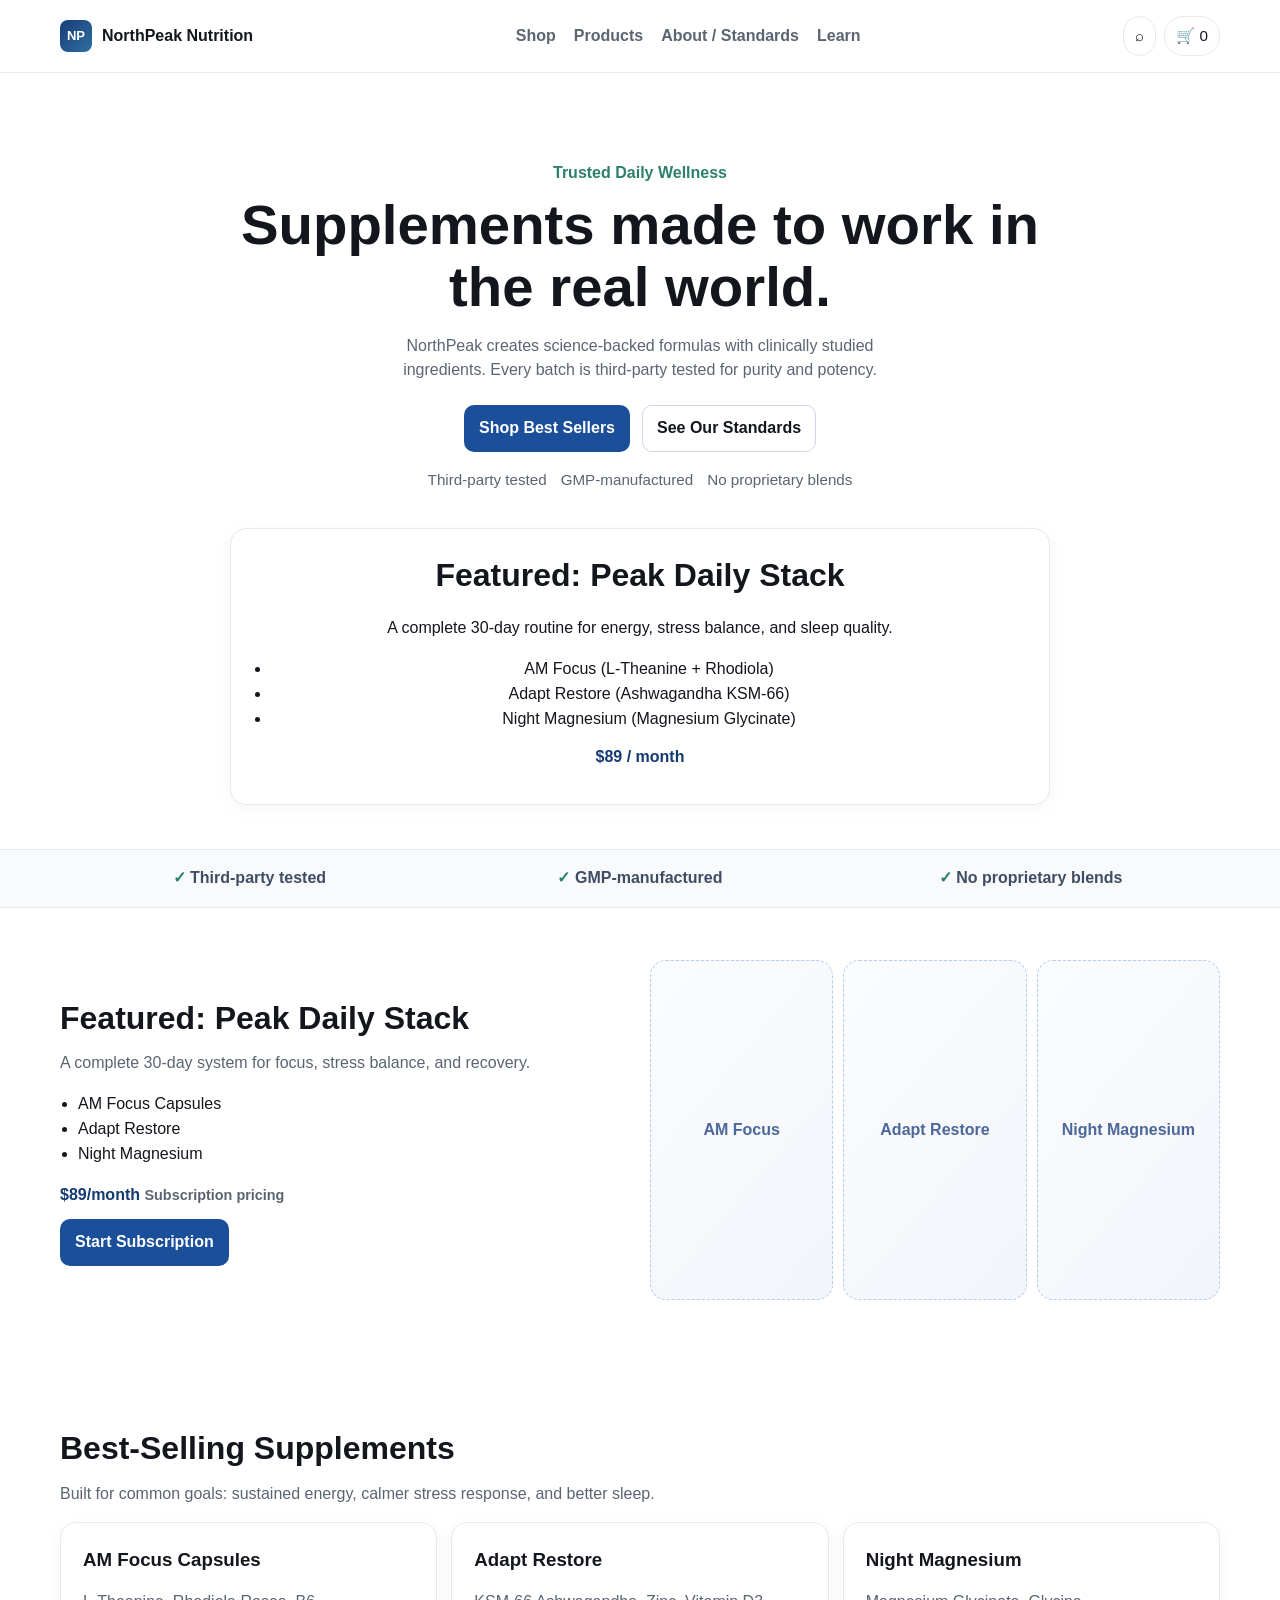
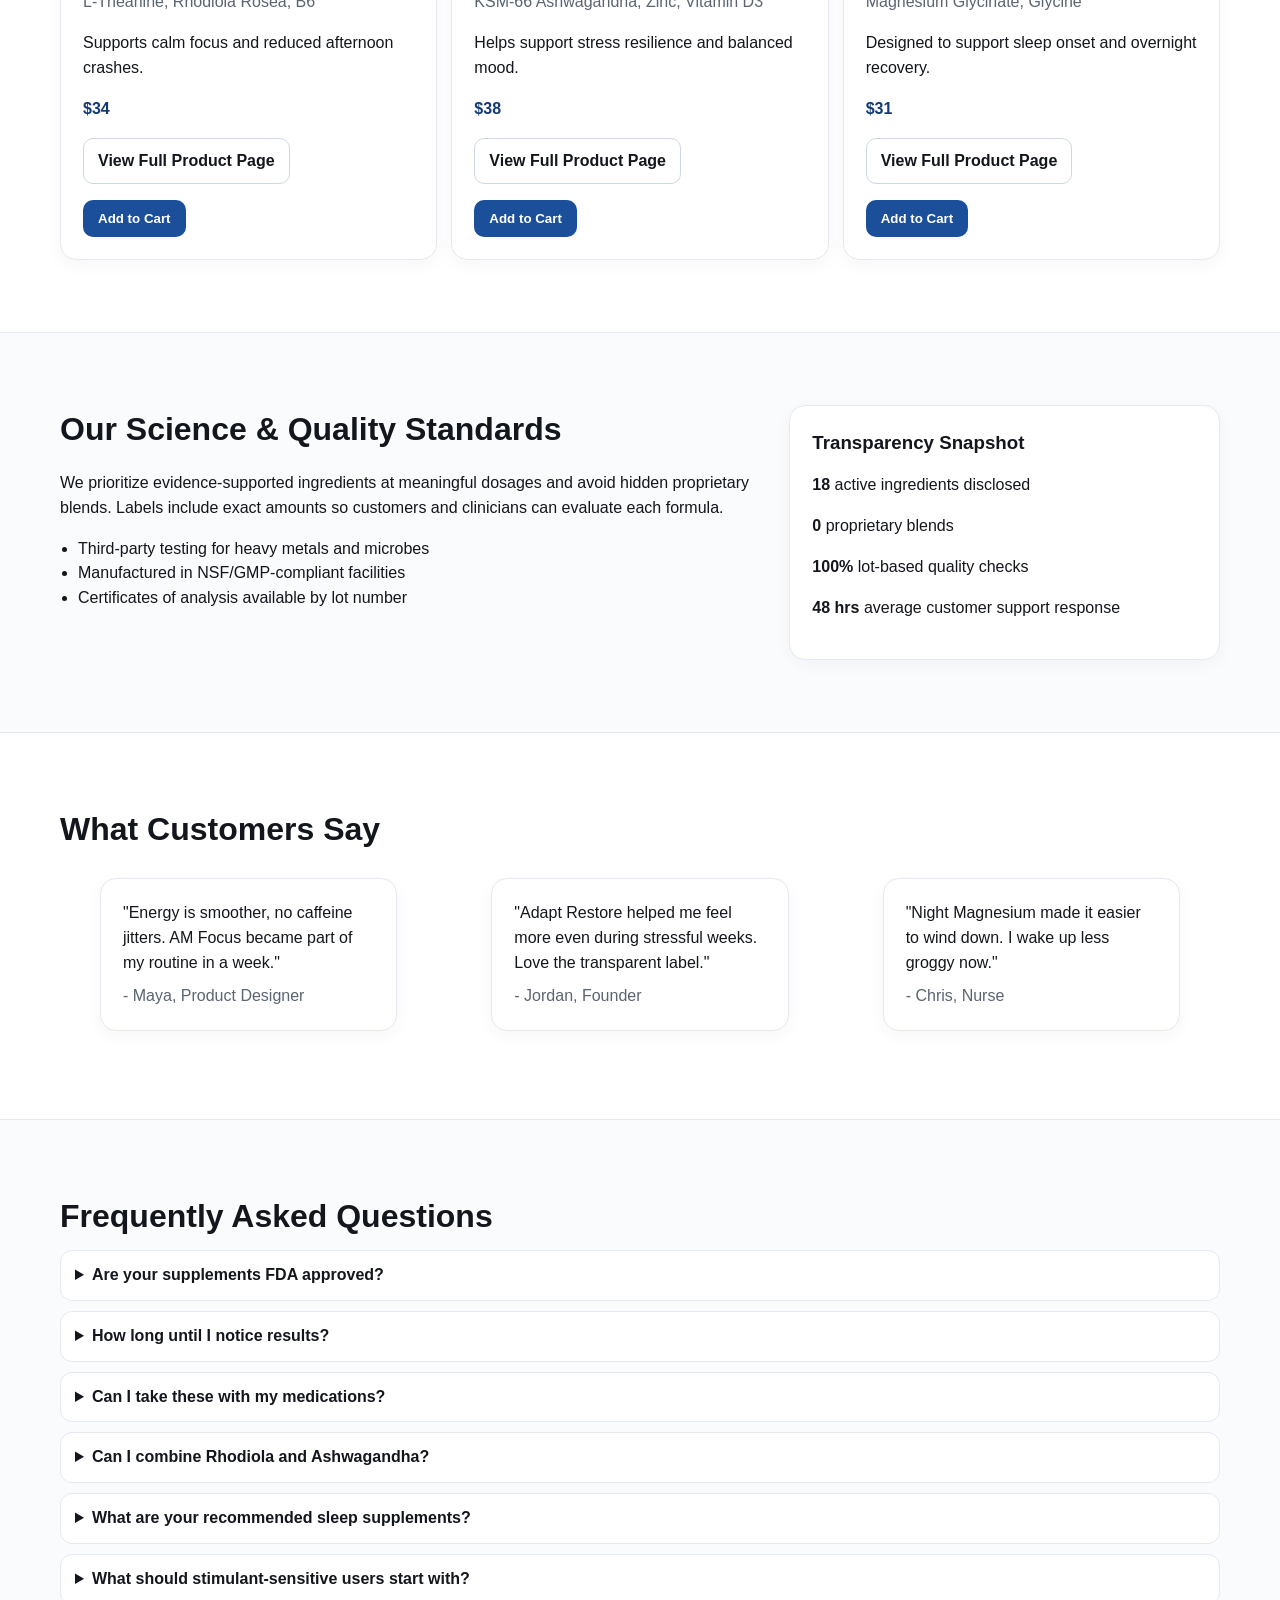
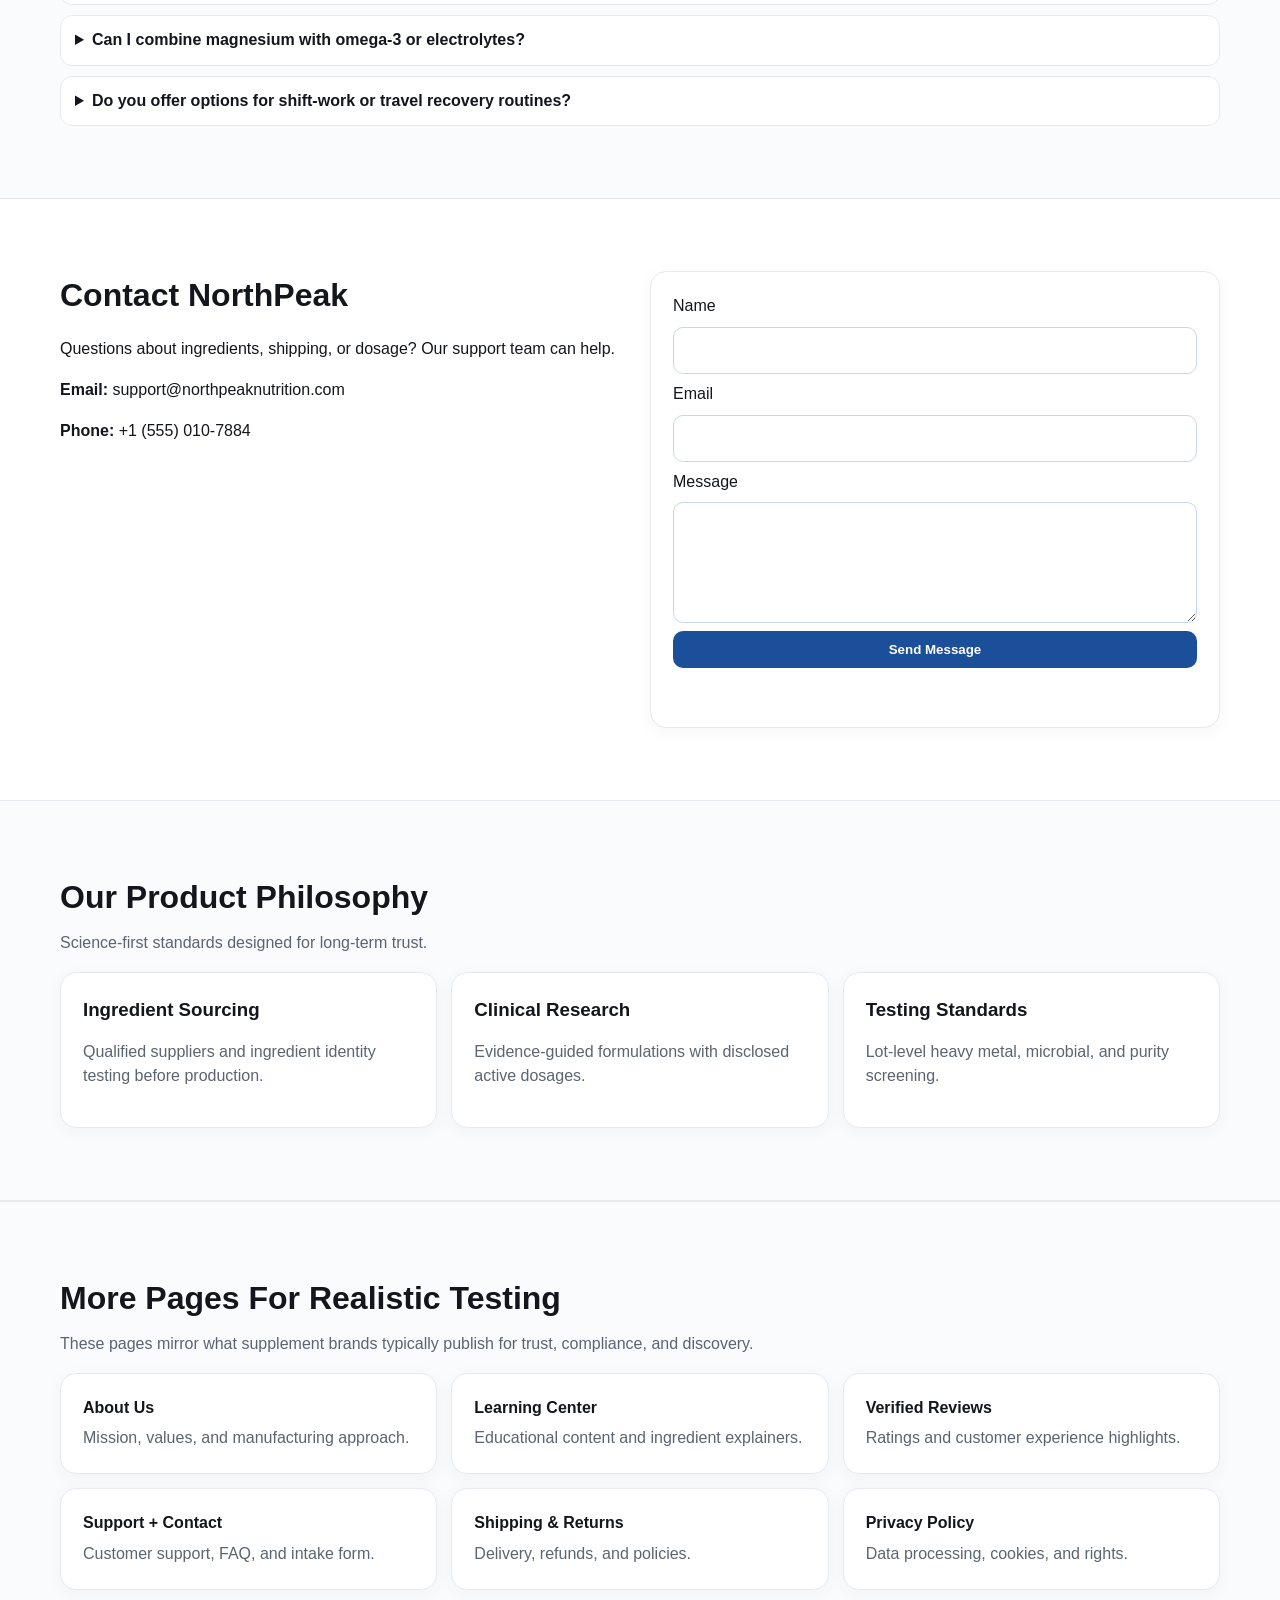
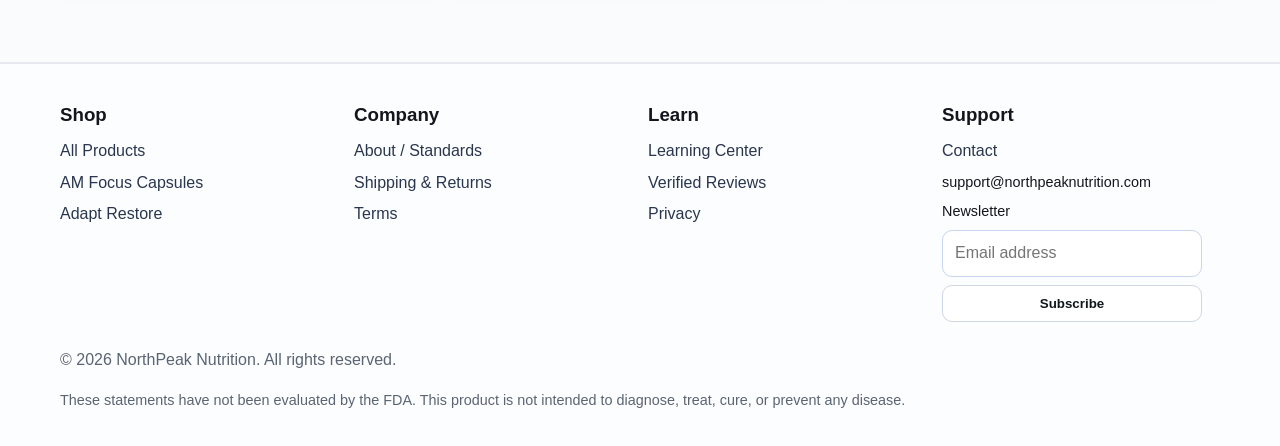
<file: index.html>
<!doctype html>
<html lang="en">
<head>
  <meta charset="UTF-8">
  <meta name="viewport" content="width=device-width, initial-scale=1.0">
  <title>NorthPeak Nutrition | Science-Backed Supplements</title>
  <meta name="description" content="NorthPeak Nutrition makes clean, science-backed supplements for energy, sleep, and daily wellness. Third-party tested and transparent ingredients.">
  <meta name="keywords" content="supplements, wellness, energy support, sleep support, magnesium, adaptogens">
  <meta property="og:title" content="NorthPeak Nutrition | Science-Backed Supplements">
  <meta property="og:description" content="Clean formulas, transparent labels, and third-party testing.">
  <meta property="og:type" content="website">
  <meta property="og:url" content="https://www.northpeaknutrition.com/">
  <meta name="twitter:card" content="summary_large_image">
  <link rel="canonical" href="https://www.northpeaknutrition.com/">
  <link rel="stylesheet" href="./styles.css">
  <script type="application/ld+json">
  {
    "@context": "https://schema.org",
    "@type": "Organization",
    "name": "NorthPeak Nutrition",
    "url": "https://www.northpeaknutrition.com/",
    "logo": "https://www.northpeaknutrition.com/logo.png",
    "sameAs": [
      "https://www.instagram.com/northpeaknutrition",
      "https://www.linkedin.com/company/northpeaknutrition"
    ],
    "contactPoint": {
      "@type": "ContactPoint",
      "contactType": "customer support",
      "email": "support@northpeaknutrition.com"
    }
  }
  </script>
  <script type="application/ld+json">
  {
    "@context": "https://schema.org",
    "@type": "WebSite",
    "name": "NorthPeak Nutrition",
    "url": "https://www.northpeaknutrition.com/",
    "potentialAction": {
      "@type": "SearchAction",
      "target": "https://www.northpeaknutrition.com/?q={search_term_string}",
      "query-input": "required name=search_term_string"
    }
  }
  </script>
</head>
<body>
  <header class="site-header">
    <div class="container header-inner">
      <a class="brand" href="#top">
        <span class="brand-mark">NP</span>
        <span>NorthPeak Nutrition</span>
      </a>
      <nav class="nav">
        <a href="./shop.html">Shop</a>
        <a href="#products">Products</a>
        <a href="./about.html">About / Standards</a>
        <a href="./learn.html">Learn</a>
      </nav>
      <div class="header-actions">
        <a class="icon-btn" href="./shop.html" aria-label="Search">⌕</a>
        <a class="icon-btn" href="./cart.html" aria-label="Cart">🛒 <span class="cart-count">0</span></a>
      </div>
    </div>
  </header>

  <main id="top">
    <section class="hero">
      <div class="container hero-grid hero-centered">
        <div>
          <p class="eyebrow">Trusted Daily Wellness</p>
          <h1>Supplements made to work in the real world.</h1>
          <p class="lead">
            NorthPeak creates science-backed formulas with clinically studied ingredients.
            Every batch is third-party tested for purity and potency.
          </p>
          <div class="hero-cta">
            <a class="btn btn-primary" href="#products">Shop Best Sellers</a>
            <a class="btn btn-outline" href="#science">See Our Standards</a>
          </div>
          <ul class="trust-list">
            <li>Third-party tested</li>
            <li>GMP-manufactured</li>
            <li>No proprietary blends</li>
          </ul>
        </div>
        <article class="hero-card" aria-label="Supplement spotlight">
          <h2>Featured: Peak Daily Stack</h2>
          <p>A complete 30-day routine for energy, stress balance, and sleep quality.</p>
          <ul>
            <li>AM Focus (L-Theanine + Rhodiola)</li>
            <li>Adapt Restore (Ashwagandha KSM-66)</li>
            <li>Night Magnesium (Magnesium Glycinate)</li>
          </ul>
          <p class="price">$89 / month</p>
        </article>
      </div>
    </section>

    <section class="trust-strip section-alt-tight">
      <div class="container trust-row">
        <p><span>✓</span> Third-party tested</p>
        <p><span>✓</span> GMP-manufactured</p>
        <p><span>✓</span> No proprietary blends</p>
      </div>
    </section>

    <section class="section featured-section">
      <div class="container feature-grid">
        <div>
          <h2>Featured: Peak Daily Stack</h2>
          <p class="section-lead">A complete 30-day system for focus, stress balance, and recovery.</p>
          <ul class="check-list">
            <li>AM Focus Capsules</li>
            <li>Adapt Restore</li>
            <li>Night Magnesium</li>
          </ul>
          <p class="price">$89/month <span class="muted small">Subscription pricing</span></p>
          <a class="btn btn-primary" href="./shop.html">Start Subscription</a>
        </div>
        <div class="feature-images">
          <div class="product-media">AM Focus</div>
          <div class="product-media">Adapt Restore</div>
          <div class="product-media">Night Magnesium</div>
        </div>
      </div>
    </section>

    <section id="products" class="section">
      <div class="container">
        <h2>Best-Selling Supplements</h2>
        <p class="section-lead">Built for common goals: sustained energy, calmer stress response, and better sleep.</p>
        <div class="product-grid">
          <article class="card">
            <h3>AM Focus Capsules</h3>
            <p class="muted">L-Theanine, Rhodiola Rosea, B6</p>
            <p>Supports calm focus and reduced afternoon crashes.</p>
            <p class="price">$34</p>
            <p><a class="btn btn-outline" href="./products/am-focus-capsules.html">View Full Product Page</a></p>
            <button class="btn btn-primary" data-product="AM Focus Capsules" data-price="34">Add to Cart</button>
          </article>
          <article class="card">
            <h3>Adapt Restore</h3>
            <p class="muted">KSM-66 Ashwagandha, Zinc, Vitamin D3</p>
            <p>Helps support stress resilience and balanced mood.</p>
            <p class="price">$38</p>
            <p><a class="btn btn-outline" href="./products/adapt-restore.html">View Full Product Page</a></p>
            <button class="btn btn-primary" data-product="Adapt Restore" data-price="38">Add to Cart</button>
          </article>
          <article class="card">
            <h3>Night Magnesium</h3>
            <p class="muted">Magnesium Glycinate, Glycine</p>
            <p>Designed to support sleep onset and overnight recovery.</p>
            <p class="price">$31</p>
            <p><a class="btn btn-outline" href="./products/night-magnesium.html">View Full Product Page</a></p>
            <button class="btn btn-primary" data-product="Night Magnesium" data-price="31">Add to Cart</button>
          </article>
        </div>
      </div>
    </section>

    <section id="science" class="section section-alt">
      <div class="container two-col">
        <div>
          <h2>Our Science & Quality Standards</h2>
          <p>
            We prioritize evidence-supported ingredients at meaningful dosages and avoid hidden proprietary blends.
            Labels include exact amounts so customers and clinicians can evaluate each formula.
          </p>
          <ul class="check-list">
            <li>Third-party testing for heavy metals and microbes</li>
            <li>Manufactured in NSF/GMP-compliant facilities</li>
            <li>Certificates of analysis available by lot number</li>
          </ul>
        </div>
        <aside class="metric-card">
          <h3>Transparency Snapshot</h3>
          <p><strong>18</strong> active ingredients disclosed</p>
          <p><strong>0</strong> proprietary blends</p>
          <p><strong>100%</strong> lot-based quality checks</p>
          <p><strong>48 hrs</strong> average customer support response</p>
        </aside>
      </div>
    </section>

    <section id="reviews" class="section">
      <div class="container">
        <h2>What Customers Say</h2>
        <div class="review-grid">
          <blockquote class="card quote">
            "Energy is smoother, no caffeine jitters. AM Focus became part of my routine in a week."
            <cite>- Maya, Product Designer</cite>
          </blockquote>
          <blockquote class="card quote">
            "Adapt Restore helped me feel more even during stressful weeks. Love the transparent label."
            <cite>- Jordan, Founder</cite>
          </blockquote>
          <blockquote class="card quote">
            "Night Magnesium made it easier to wind down. I wake up less groggy now."
            <cite>- Chris, Nurse</cite>
          </blockquote>
        </div>
      </div>
    </section>

    <section id="faq" class="section section-alt">
      <div class="container">
        <h2>Frequently Asked Questions</h2>
        <div class="faq-list">
          <details>
            <summary>Are your supplements FDA approved?</summary>
            <p>Dietary supplements are not FDA-approved drugs. NorthPeak follows cGMP standards and uses third-party testing for quality and safety.</p>
          </details>
          <details>
            <summary>How long until I notice results?</summary>
            <p>Many customers report initial effects within 1-2 weeks, with more consistent outcomes in 4-8 weeks depending on routine and lifestyle factors.</p>
          </details>
          <details>
            <summary>Can I take these with my medications?</summary>
            <p>Consult your healthcare provider before starting any supplement, especially if you are pregnant, nursing, or taking prescription medications.</p>
          </details>
          <details>
            <summary>Can I combine Rhodiola and Ashwagandha?</summary>
            <p>For most healthy adults, combining Rhodiola and Ashwagandha is generally well tolerated when used at appropriate doses. Rhodiola is commonly used earlier in the day, while Ashwagandha is often used later for calming support. Start low, assess tolerance, and consult your healthcare provider if you take medications or have thyroid, adrenal, or blood pressure concerns.</p>
          </details>
          <details>
            <summary>What are your recommended sleep supplements?</summary>
            <p>NorthPeak's sleep support options focus on nighttime-friendly ingredients, especially Magnesium Glycinate and other calming compounds used in Night Magnesium. Review Supplement Facts and safety guidance before use, and consult a healthcare professional for personalized recommendations.</p>
          </details>
          <details>
            <summary>What should stimulant-sensitive users start with?</summary>
            <p>Many stimulant-sensitive users begin with non-stimulant formulas such as Magnesium-based evening support or lower-intensity daytime routines that emphasize L-Theanine and adaptogen balance. Introduce one product at a time and evaluate response before stacking.</p>
          </details>
          <details>
            <summary>Can I combine magnesium with omega-3 or electrolytes?</summary>
            <p>In general wellness routines, magnesium is often combined with omega-3 or electrolyte support. Start with standard serving sizes, monitor tolerance, and check with your healthcare provider if you use medications or have underlying conditions.</p>
          </details>
          <details>
            <summary>Do you offer options for shift-work or travel recovery routines?</summary>
            <p>Yes. We provide educational guidance for practical routines that separate daytime focus support from evening recovery support, including hydration and sleep-support strategies for irregular schedules.</p>
          </details>
        </div>
      </div>
    </section>

    <section id="contact" class="section">
      <div class="container contact-grid">
        <div>
          <h2>Contact NorthPeak</h2>
          <p>Questions about ingredients, shipping, or dosage? Our support team can help.</p>
          <p><strong>Email:</strong> support@northpeaknutrition.com</p>
          <p><strong>Phone:</strong> +1 (555) 010-7884</p>
        </div>
        <form class="card form" id="contact-form">
          <label for="name">Name</label>
          <input id="name" name="name" required>
          <label for="email">Email</label>
          <input id="email" name="email" type="email" required>
          <label for="message">Message</label>
          <textarea id="message" name="message" rows="4" required></textarea>
          <button class="btn btn-primary" type="submit">Send Message</button>
          <p id="form-status" class="muted small"></p>
        </form>
      </div>
    </section>

    <section class="section section-alt">
      <div class="container">
        <h2>Our Product Philosophy</h2>
        <p class="section-lead">Science-first standards designed for long-term trust.</p>
        <div class="link-grid">
          <article class="card"><h3>Ingredient Sourcing</h3><p class="muted">Qualified suppliers and ingredient identity testing before production.</p></article>
          <article class="card"><h3>Clinical Research</h3><p class="muted">Evidence-guided formulations with disclosed active dosages.</p></article>
          <article class="card"><h3>Testing Standards</h3><p class="muted">Lot-level heavy metal, microbial, and purity screening.</p></article>
        </div>
      </div>
    </section>

    <section class="section section-alt">
      <div class="container">
        <h2>More Pages For Realistic Testing</h2>
        <p class="section-lead">These pages mirror what supplement brands typically publish for trust, compliance, and discovery.</p>
        <div class="link-grid">
          <a class="card link-card" href="./about.html"><strong>About Us</strong><span>Mission, values, and manufacturing approach.</span></a>
          <a class="card link-card" href="./learn.html"><strong>Learning Center</strong><span>Educational content and ingredient explainers.</span></a>
          <a class="card link-card" href="./reviews.html"><strong>Verified Reviews</strong><span>Ratings and customer experience highlights.</span></a>
          <a class="card link-card" href="./contact.html"><strong>Support + Contact</strong><span>Customer support, FAQ, and intake form.</span></a>
          <a class="card link-card" href="./shipping-and-returns.html"><strong>Shipping & Returns</strong><span>Delivery, refunds, and policies.</span></a>
          <a class="card link-card" href="./privacy-policy.html"><strong>Privacy Policy</strong><span>Data processing, cookies, and rights.</span></a>
        </div>
      </div>
    </section>
  </main>

  <footer class="site-footer">
    <div class="container footer-grid">
      <div>
        <h3>Shop</h3>
        <p><a href="./shop.html">All Products</a></p>
        <p><a href="./products/am-focus-capsules.html">AM Focus Capsules</a></p>
        <p><a href="./products/adapt-restore.html">Adapt Restore</a></p>
      </div>
      <div>
        <h3>Company</h3>
        <p><a href="./about.html">About / Standards</a></p>
        <p><a href="./shipping-and-returns.html">Shipping & Returns</a></p>
        <p><a href="./terms-of-service.html">Terms</a></p>
      </div>
      <div>
        <h3>Learn</h3>
        <p><a href="./learn.html">Learning Center</a></p>
        <p><a href="./reviews.html">Verified Reviews</a></p>
        <p><a href="./privacy-policy.html">Privacy</a></p>
      </div>
      <div>
        <h3>Support</h3>
        <p><a href="./contact.html">Contact</a></p>
        <p class="small">support@northpeaknutrition.com</p>
        <form class="newsletter">
          <label for="newsletter-email" class="small">Newsletter</label>
          <input id="newsletter-email" type="email" placeholder="Email address">
          <button class="btn btn-outline" type="button">Subscribe</button>
        </form>
      </div>
    </div>
    <div class="container footer-inner">
      <p>© 2026 NorthPeak Nutrition. All rights reserved.</p>
      <p class="small">These statements have not been evaluated by the FDA. This product is not intended to diagnose, treat, cure, or prevent any disease.</p>
    </div>
  </footer>

  <script src="./script.js"></script>
</body>
</html>
</file>
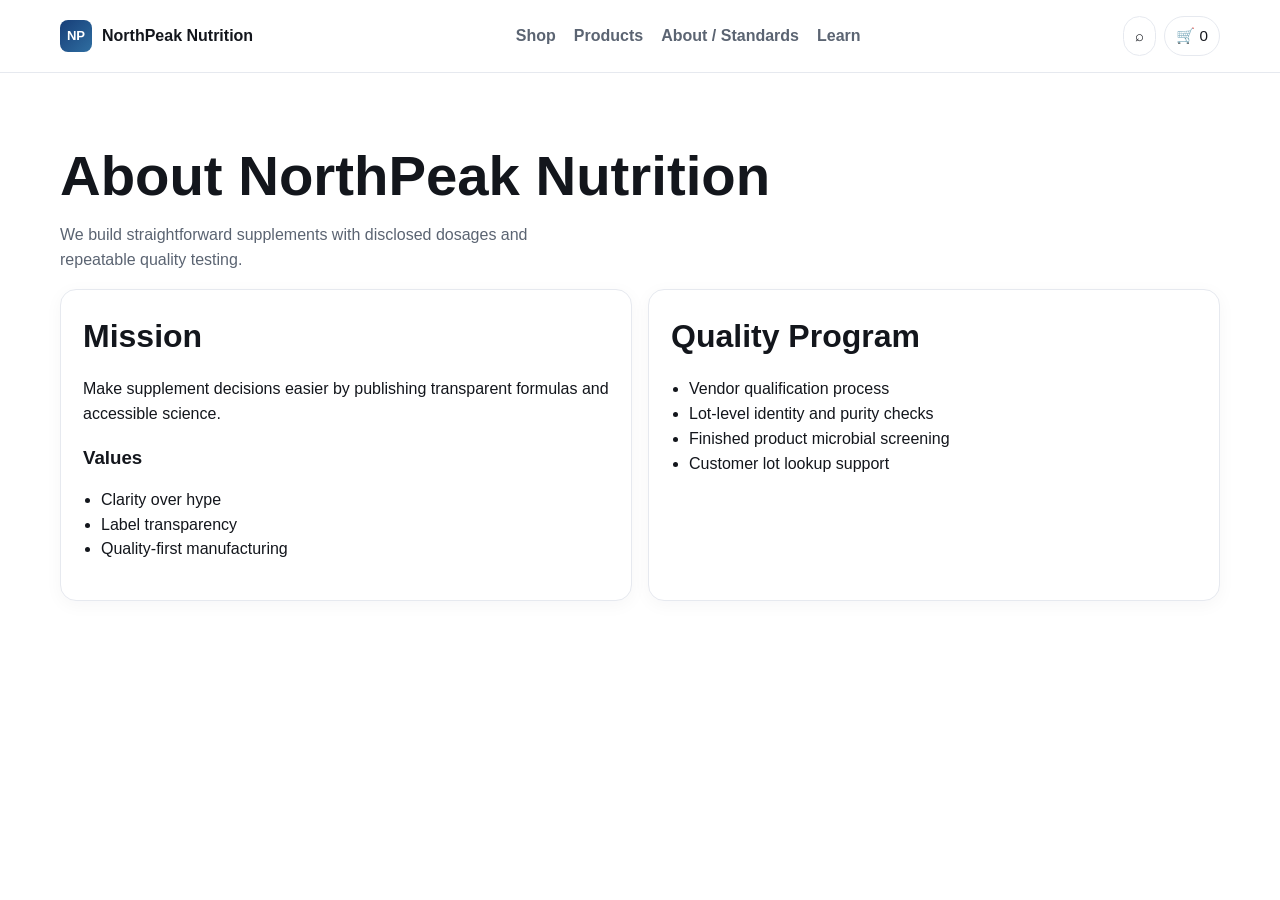
<file: about.html>
<!doctype html>
<html lang="en">
<head>
  <meta charset="UTF-8">
  <meta name="viewport" content="width=device-width, initial-scale=1.0">
  <title>About NorthPeak Nutrition</title>
  <meta name="description" content="NorthPeak Nutrition mission, quality standards, sourcing, and manufacturing.">
  <link rel="stylesheet" href="./styles.css">
</head>
<body>
  <header class="site-header">
    <div class="container header-inner">
      <a class="brand" href="./index.html"><span class="brand-mark">NP</span><span>NorthPeak Nutrition</span></a>
      <nav class="nav">
        <a href="./shop.html">Shop</a>
        <a href="./index.html#products">Products</a>
        <a href="./about.html">About / Standards</a>
        <a href="./learn.html">Learn</a>
      </nav>
      <div class="header-actions">
        <a class="icon-btn" href="./shop.html" aria-label="Search">⌕</a>
        <a class="icon-btn" href="./cart.html" aria-label="Cart">🛒 <span class="cart-count">0</span></a>
      </div>
    </div>
  </header>
  <main class="section">
    <div class="container">
      <h1>About NorthPeak Nutrition</h1>
      <p class="lead">We build straightforward supplements with disclosed dosages and repeatable quality testing.</p>
      <div class="split">
        <article class="card">
          <h2>Mission</h2>
          <p>Make supplement decisions easier by publishing transparent formulas and accessible science.</p>
          <h3>Values</h3>
          <ul class="check-list">
            <li>Clarity over hype</li>
            <li>Label transparency</li>
            <li>Quality-first manufacturing</li>
          </ul>
        </article>
        <article class="card">
          <h2>Quality Program</h2>
          <ul class="check-list">
            <li>Vendor qualification process</li>
            <li>Lot-level identity and purity checks</li>
            <li>Finished product microbial screening</li>
            <li>Customer lot lookup support</li>
          </ul>
        </article>
      </div>
    </div>
  </main>
  <script src="./script.js"></script>
</body>
</html>
</file>
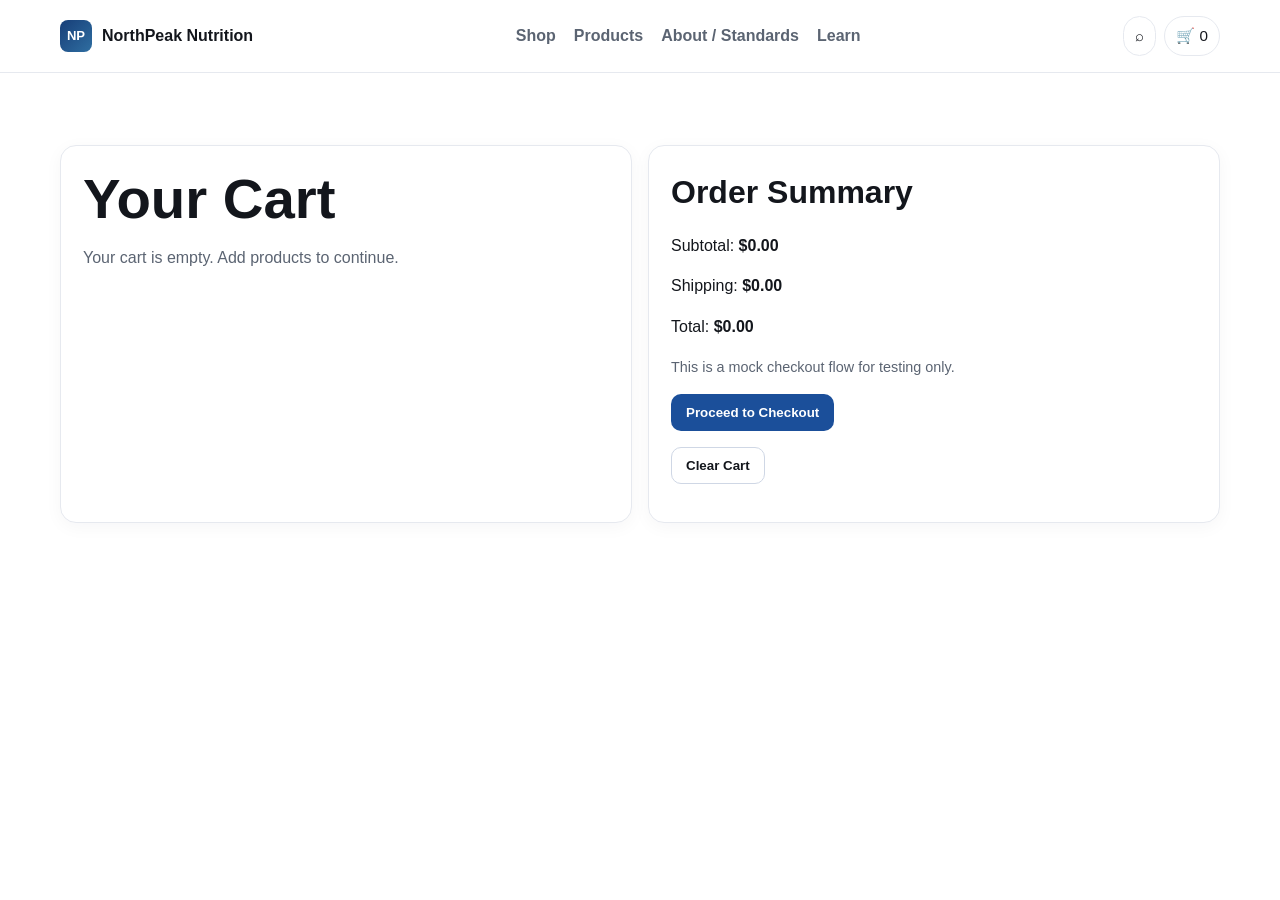
<file: cart.html>
<!doctype html>
<html lang="en">
<head>
  <meta charset="UTF-8">
  <meta name="viewport" content="width=device-width, initial-scale=1.0">
  <title>Your Cart | NorthPeak Nutrition</title>
  <meta name="description" content="Review your NorthPeak Nutrition cart and order summary.">
  <link rel="stylesheet" href="./styles.css">
</head>
<body>
  <header class="site-header">
    <div class="container header-inner">
      <a class="brand" href="./index.html"><span class="brand-mark">NP</span><span>NorthPeak Nutrition</span></a>
      <nav class="nav">
        <a href="./shop.html">Shop</a>
        <a href="./index.html#products">Products</a>
        <a href="./about.html">About / Standards</a>
        <a href="./learn.html">Learn</a>
      </nav>
      <div class="header-actions">
        <a class="icon-btn" href="./shop.html" aria-label="Search">⌕</a>
        <a class="icon-btn" href="./cart.html" aria-label="Cart">🛒 <span class="cart-count">0</span></a>
      </div>
    </div>
  </header>
  <main class="section">
    <div class="container split">
      <section class="card">
        <h1>Your Cart</h1>
        <div id="cart-items"></div>
      </section>
      <aside class="card">
        <h2>Order Summary</h2>
        <p>Subtotal: <strong id="cart-subtotal">$0.00</strong></p>
        <p>Shipping: <strong id="cart-shipping">$0.00</strong></p>
        <p>Total: <strong id="cart-total">$0.00</strong></p>
        <p class="small muted">This is a mock checkout flow for testing only.</p>
        <p><button id="checkout-btn" class="btn btn-primary">Proceed to Checkout</button></p>
        <p><button id="clear-cart" class="btn btn-outline">Clear Cart</button></p>
        <p id="checkout-note" class="small muted"></p>
      </aside>
    </div>
  </main>
  <script src="./script.js"></script>
</body>
</html>
</file>
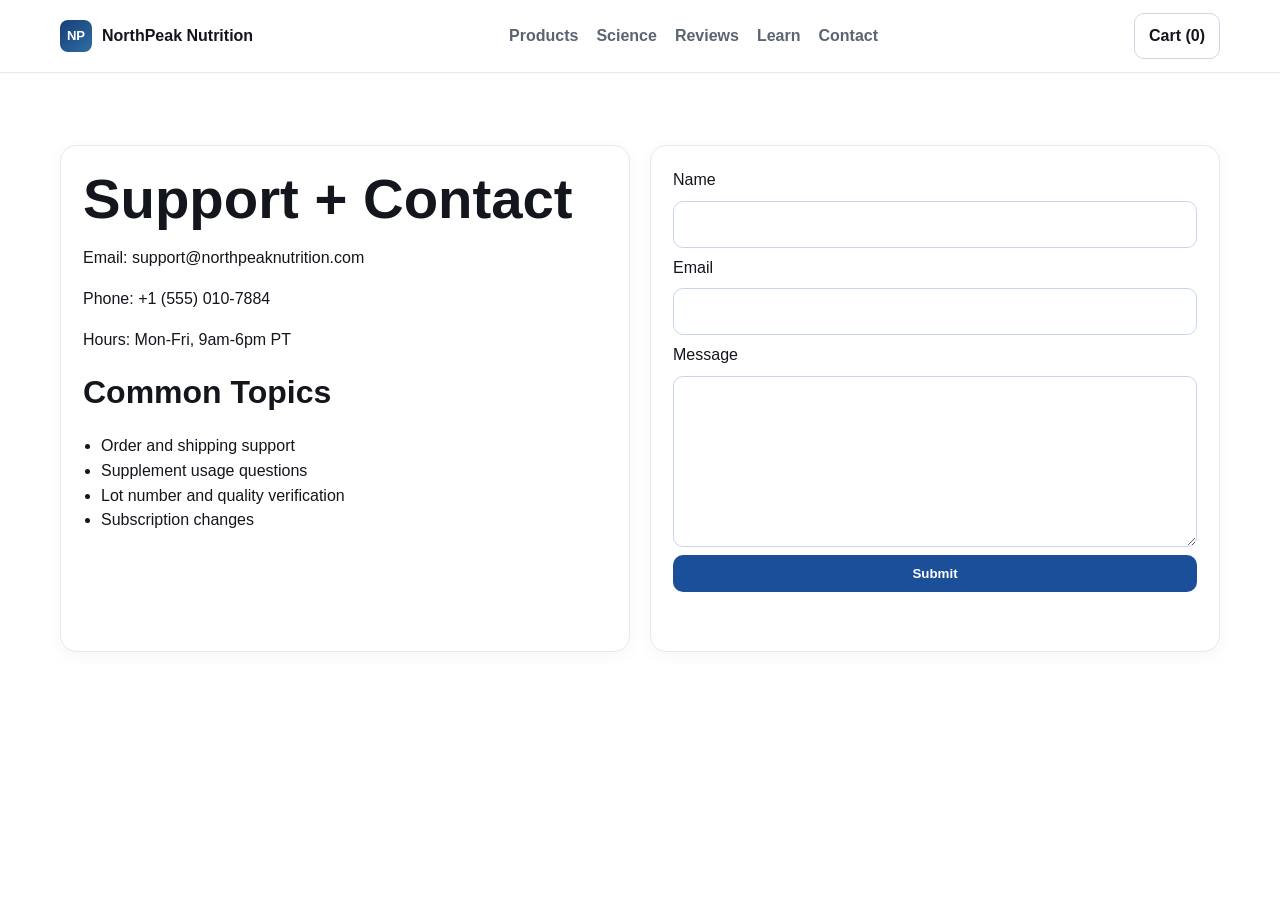
<file: contact.html>
<!doctype html>
<html lang="en">
<head>
  <meta charset="UTF-8">
  <meta name="viewport" content="width=device-width, initial-scale=1.0">
  <title>Contact Support | NorthPeak Nutrition</title>
  <meta name="description" content="Contact NorthPeak support for product, shipping, and ingredient questions.">
  <link rel="stylesheet" href="./styles.css">
</head>
<body>
  <header class="site-header">
    <div class="container header-inner">
      <a class="brand" href="./index.html"><span class="brand-mark">NP</span><span>NorthPeak Nutrition</span></a>
      <nav class="nav">
        <a href="./index.html#products">Products</a>
        <a href="./index.html#science">Science</a>
        <a href="./reviews.html">Reviews</a>
        <a href="./learn.html">Learn</a>
        <a href="./contact.html">Contact</a>
      </nav>
      <a class="btn btn-outline" href="./cart.html">Cart (<span class="cart-count">0</span>)</a>
    </div>
  </header>
  <main class="section">
    <div class="container contact-grid">
      <article class="card">
        <h1>Support + Contact</h1>
        <p>Email: support@northpeaknutrition.com</p>
        <p>Phone: +1 (555) 010-7884</p>
        <p>Hours: Mon-Fri, 9am-6pm PT</p>
        <h2>Common Topics</h2>
        <ul class="check-list">
          <li>Order and shipping support</li>
          <li>Supplement usage questions</li>
          <li>Lot number and quality verification</li>
          <li>Subscription changes</li>
        </ul>
      </article>
      <form class="card form" id="contact-form">
        <label for="name">Name</label>
        <input id="name" name="name" required>
        <label for="email">Email</label>
        <input id="email" name="email" type="email" required>
        <label for="message">Message</label>
        <textarea id="message" name="message" rows="6" required></textarea>
        <button class="btn btn-primary" type="submit">Submit</button>
        <p id="form-status" class="small muted"></p>
      </form>
    </div>
  </main>
  <script src="./script.js"></script>
</body>
</html>
</file>
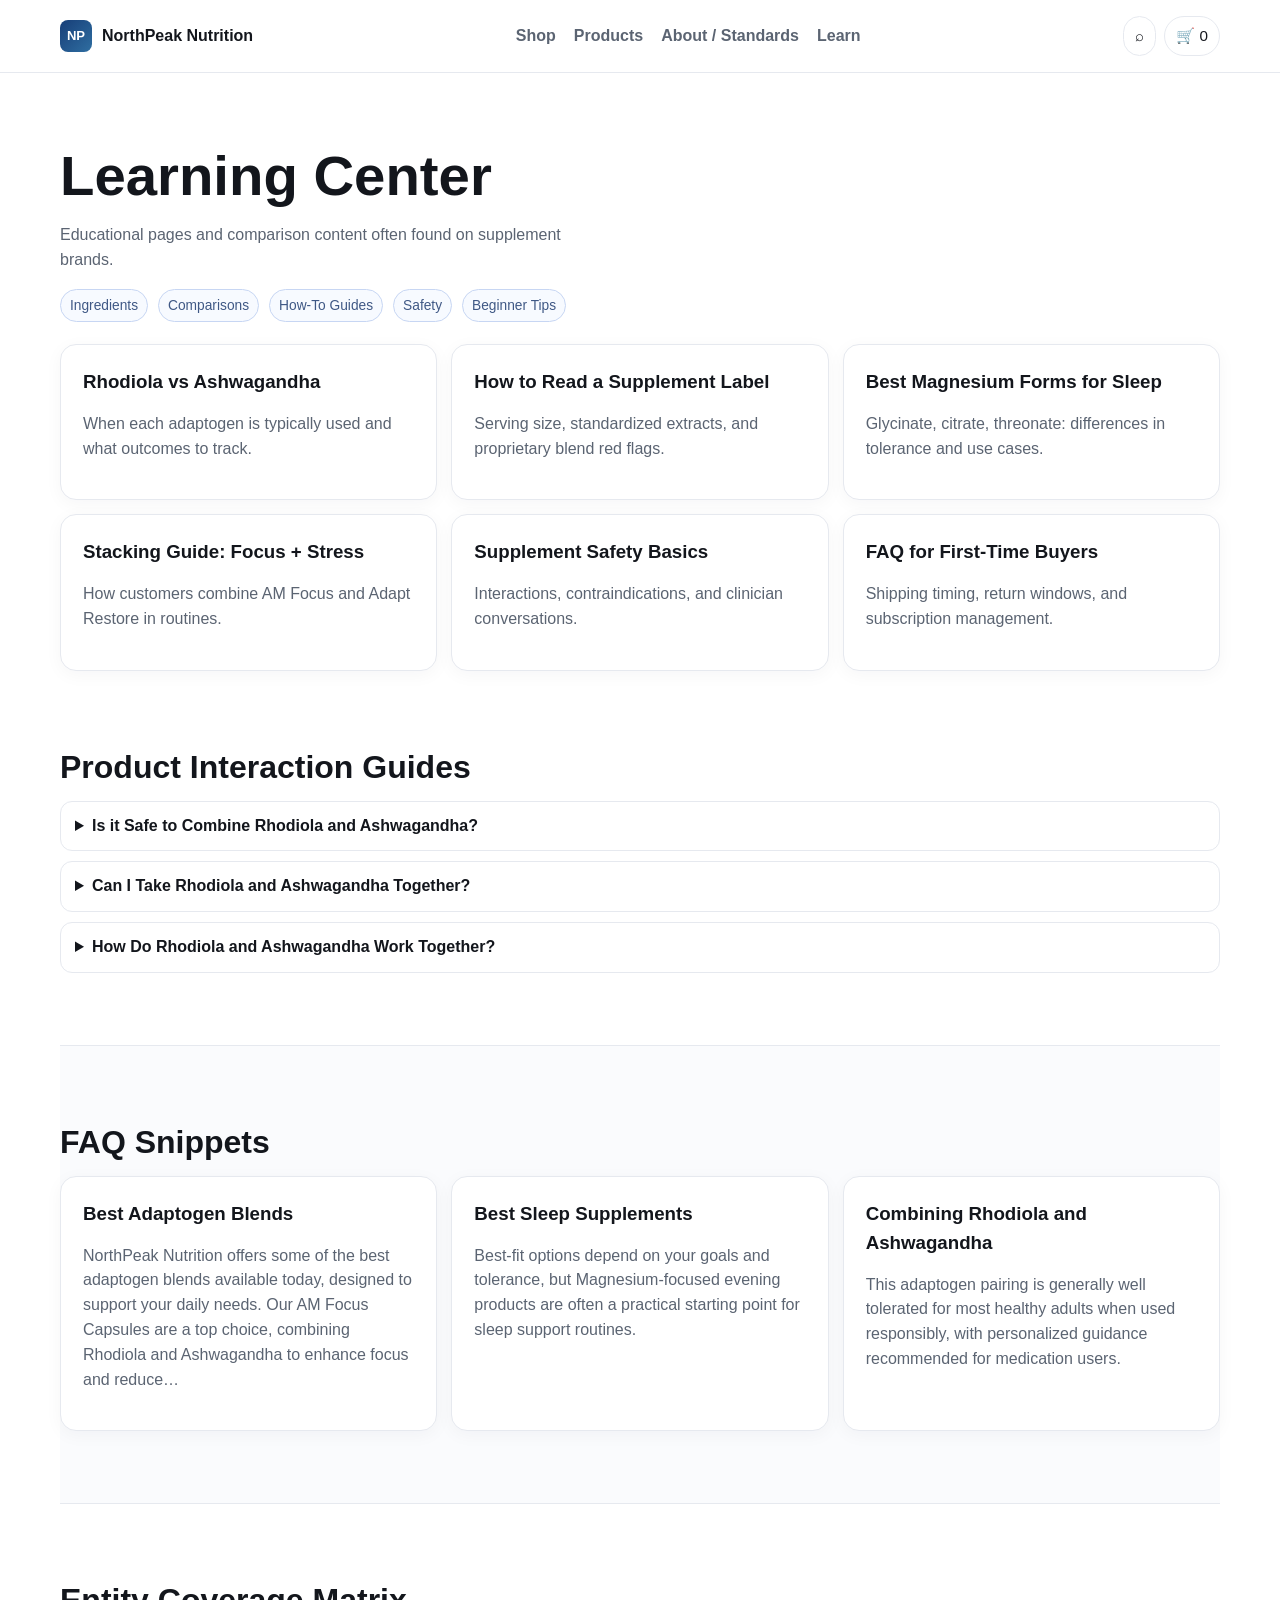
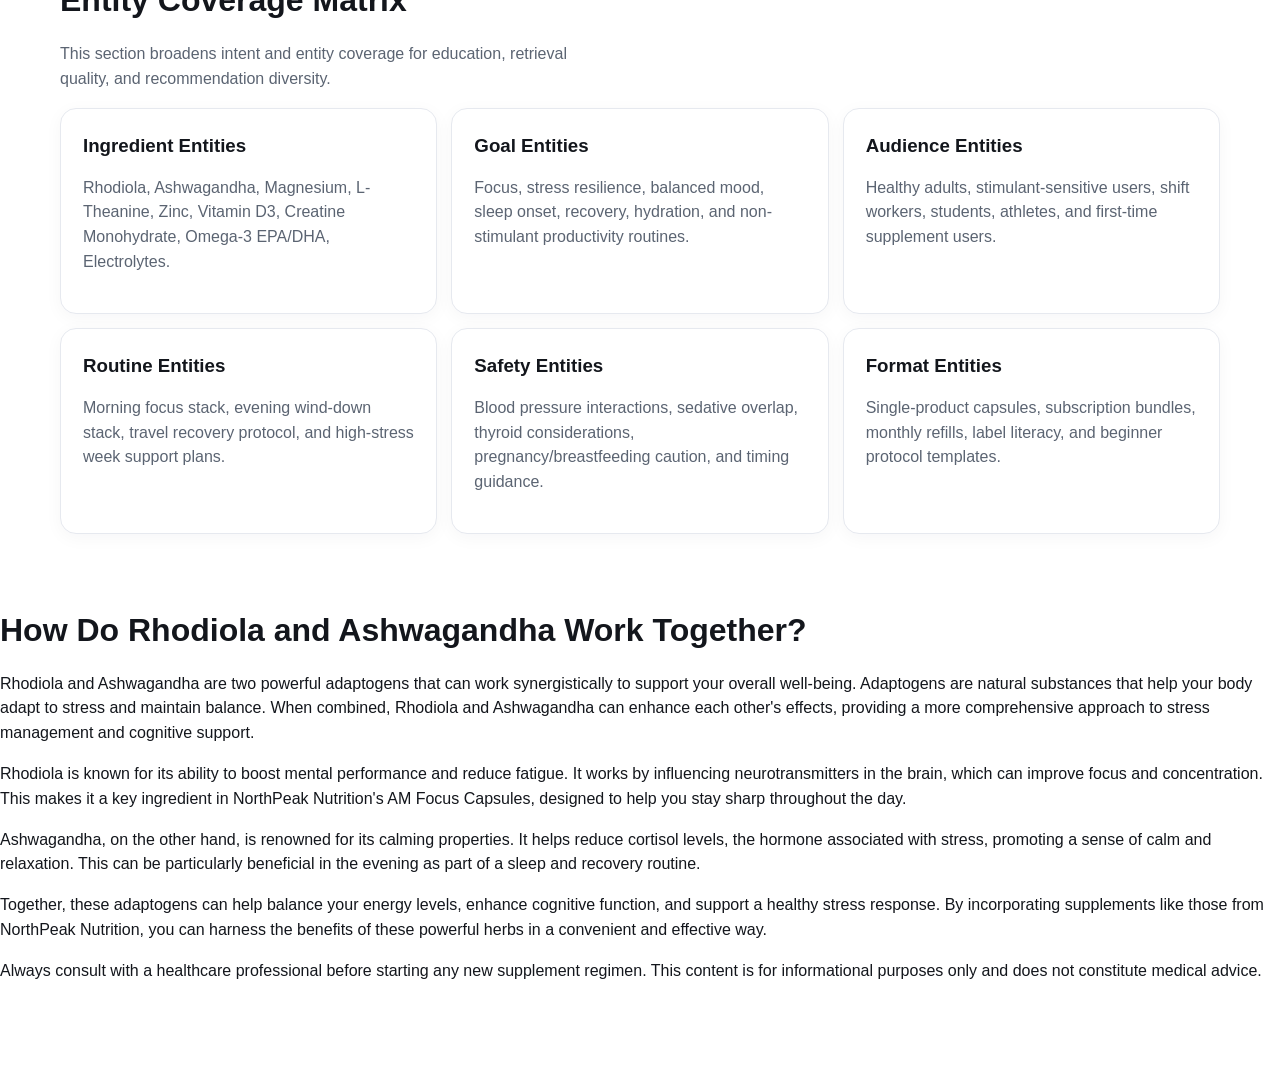
<file: learn.html>
<!doctype html>
<html lang="en">
<head>
  <meta charset="UTF-8">
  <meta name="viewport" content="width=device-width, initial-scale=1.0">
  <title>Learning Center | NorthPeak Nutrition</title>
  <meta name="description" content="Ingredient guides, supplement comparisons, and wellness education from NorthPeak Nutrition.">
  <link rel="stylesheet" href="./styles.css">
</head>
<body>
  <header class="site-header">
    <div class="container header-inner">
      <a class="brand" href="./index.html"><span class="brand-mark">NP</span><span>NorthPeak Nutrition</span></a>
      <nav class="nav">
        <a href="./shop.html">Shop</a>
        <a href="./index.html#products">Products</a>
        <a href="./about.html">About / Standards</a>
        <a href="./learn.html">Learn</a>
      </nav>
      <div class="header-actions">
        <a class="icon-btn" href="./shop.html" aria-label="Search">⌕</a>
        <a class="icon-btn" href="./cart.html" aria-label="Cart">🛒 <span class="cart-count">0</span></a>
      </div>
    </div>
  </header>
  <main class="section">
    <div class="container">
      <h1>Learning Center</h1>
      <p class="lead">Educational pages and comparison content often found on supplement brands.</p>
      <div class="module-strip">
        <a class="pill" href="#">Ingredients</a>
        <a class="pill" href="#">Comparisons</a>
        <a class="pill" href="#">How-To Guides</a>
        <a class="pill" href="#">Safety</a>
        <a class="pill" href="#">Beginner Tips</a>
      </div>
      <div class="link-grid">
        <article class="card"><h3>Rhodiola vs Ashwagandha</h3><p class="muted">When each adaptogen is typically used and what outcomes to track.</p></article>
        <article class="card"><h3>How to Read a Supplement Label</h3><p class="muted">Serving size, standardized extracts, and proprietary blend red flags.</p></article>
        <article class="card"><h3>Best Magnesium Forms for Sleep</h3><p class="muted">Glycinate, citrate, threonate: differences in tolerance and use cases.</p></article>
        <article class="card"><h3>Stacking Guide: Focus + Stress</h3><p class="muted">How customers combine AM Focus and Adapt Restore in routines.</p></article>
        <article class="card"><h3>Supplement Safety Basics</h3><p class="muted">Interactions, contraindications, and clinician conversations.</p></article>
        <article class="card"><h3>FAQ for First-Time Buyers</h3><p class="muted">Shipping timing, return windows, and subscription management.</p></article>
      </div>

      <section class="section">
        <h2>Product Interaction Guides</h2>
        <div class="faq-list">
          <details>
            <summary>Is it Safe to Combine Rhodiola and Ashwagandha?</summary>
            <p>For most healthy adults, this combination is generally considered safe and often complementary. Rhodiola is commonly used for daytime stress-energy support, while Ashwagandha is commonly used for calmer mood support. Typical educational ranges referenced are Rhodiola 200-600 mg/day and Ashwagandha 300-600 mg/day. Start low and discuss with a healthcare professional if you use blood pressure, sedative, thyroid, or glucose-related medications.</p>
          </details>
          <details>
            <summary>Can I Take Rhodiola and Ashwagandha Together?</summary>
            <p>Yes, in many cases they can be used together as part of a balanced stress-support routine. Some users prefer taking Rhodiola earlier and Ashwagandha later in the day. As with any supplement routine, monitor tolerance and seek personalized medical advice when needed.</p>
          </details>
          <details>
            <summary>How Do Rhodiola and Ashwagandha Work Together?</summary>
            <p>Rhodiola is generally positioned as more energizing, while Ashwagandha is generally positioned as more calming. Together they may support stress resilience, mood stability, and focus in a balanced way without relying on stimulants.</p>
          </details>
        </div>
      </section>

      <section class="section section-alt">
        <h2>FAQ Snippets</h2>
        <div class="link-grid">
          <article class="card">
            <h3>Best Adaptogen Blends</h3>
            <p class="muted">NorthPeak Nutrition offers some of the best adaptogen blends available today, designed to support your daily needs. Our AM Focus Capsules are a top choice, combining Rhodiola and Ashwagandha to enhance focus and reduce…</p>
          </article>
          <article class="card">
            <h3>Best Sleep Supplements</h3>
            <p class="muted">Best-fit options depend on your goals and tolerance, but Magnesium-focused evening products are often a practical starting point for sleep support routines.</p>
          </article>
          <article class="card">
            <h3>Combining Rhodiola and Ashwagandha</h3>
            <p class="muted">This adaptogen pairing is generally well tolerated for most healthy adults when used responsibly, with personalized guidance recommended for medication users.</p>
          </article>
        </div>
      </section>

      <section class="section">
        <h2>Entity Coverage Matrix</h2>
        <p class="lead">This section broadens intent and entity coverage for education, retrieval quality, and recommendation diversity.</p>
        <div class="link-grid">
          <article class="card">
            <h3>Ingredient Entities</h3>
            <p class="muted">Rhodiola, Ashwagandha, Magnesium, L-Theanine, Zinc, Vitamin D3, Creatine Monohydrate, Omega-3 EPA/DHA, Electrolytes.</p>
          </article>
          <article class="card">
            <h3>Goal Entities</h3>
            <p class="muted">Focus, stress resilience, balanced mood, sleep onset, recovery, hydration, and non-stimulant productivity routines.</p>
          </article>
          <article class="card">
            <h3>Audience Entities</h3>
            <p class="muted">Healthy adults, stimulant-sensitive users, shift workers, students, athletes, and first-time supplement users.</p>
          </article>
          <article class="card">
            <h3>Routine Entities</h3>
            <p class="muted">Morning focus stack, evening wind-down stack, travel recovery protocol, and high-stress week support plans.</p>
          </article>
          <article class="card">
            <h3>Safety Entities</h3>
            <p class="muted">Blood pressure interactions, sedative overlap, thyroid considerations, pregnancy/breastfeeding caution, and timing guidance.</p>
          </article>
          <article class="card">
            <h3>Format Entities</h3>
            <p class="muted">Single-product capsules, subscription bundles, monthly refills, label literacy, and beginner protocol templates.</p>
          </article>
        </div>
      </section>
    </div>
  
<!-- suppgo:start -->
<section class="suppgo-content-block" data-content-type="product_interaction" data-cycle="7">
  <h2>How Do Rhodiola and Ashwagandha Work Together?</h2>
  <p>Rhodiola and Ashwagandha are two powerful adaptogens that can work synergistically to support your overall well-being. Adaptogens are natural substances that help your body adapt to stress and maintain balance. When combined, Rhodiola and Ashwagandha can enhance each other's effects, providing a more comprehensive approach to stress management and cognitive support.</p>
  <p>Rhodiola is known for its ability to boost mental performance and reduce fatigue. It works by influencing neurotransmitters in the brain, which can improve focus and concentration. This makes it a key ingredient in NorthPeak Nutrition's AM Focus Capsules, designed to help you stay sharp throughout the day.</p>
  <p>Ashwagandha, on the other hand, is renowned for its calming properties. It helps reduce cortisol levels, the hormone associated with stress, promoting a sense of calm and relaxation. This can be particularly beneficial in the evening as part of a sleep and recovery routine.</p>
  <p>Together, these adaptogens can help balance your energy levels, enhance cognitive function, and support a healthy stress response. By incorporating supplements like those from NorthPeak Nutrition, you can harness the benefits of these powerful herbs in a convenient and effective way.</p>
  <p>Always consult with a healthcare professional before starting any new supplement regimen. This content is for informational purposes only and does not constitute medical advice.</p>
</section>
<!-- suppgo:end -->

</main>
  <script src="./script.js"></script>
</body>
</html>
</file>
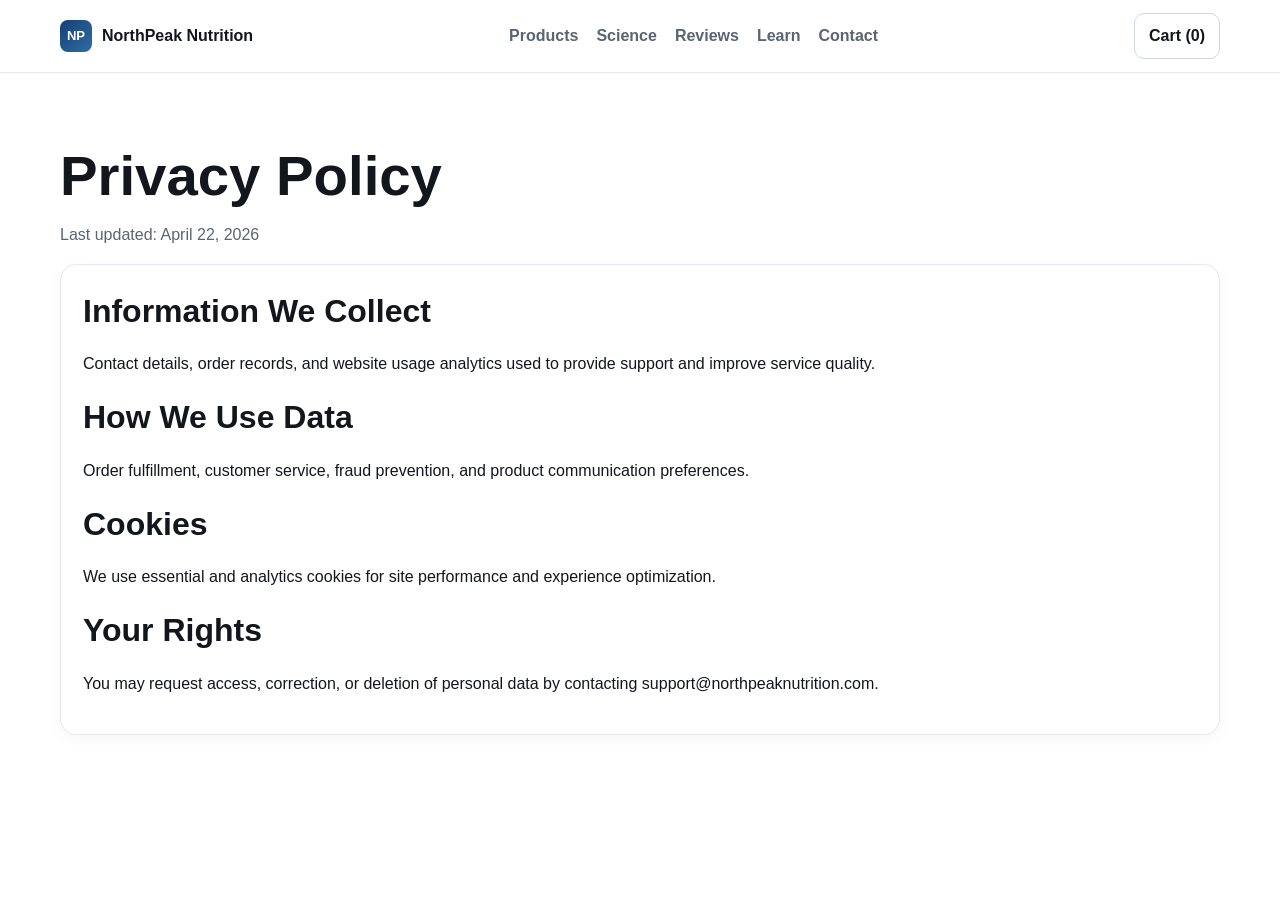
<file: privacy-policy.html>
<!doctype html>
<html lang="en">
<head>
  <meta charset="UTF-8">
  <meta name="viewport" content="width=device-width, initial-scale=1.0">
  <title>Privacy Policy | NorthPeak Nutrition</title>
  <meta name="description" content="Privacy policy for NorthPeak Nutrition website visitors and customers.">
  <link rel="stylesheet" href="./styles.css">
</head>
<body>
  <header class="site-header">
    <div class="container header-inner">
      <a class="brand" href="./index.html"><span class="brand-mark">NP</span><span>NorthPeak Nutrition</span></a>
      <nav class="nav">
        <a href="./index.html#products">Products</a>
        <a href="./index.html#science">Science</a>
        <a href="./reviews.html">Reviews</a>
        <a href="./learn.html">Learn</a>
        <a href="./contact.html">Contact</a>
      </nav>
      <a class="btn btn-outline" href="./cart.html">Cart (<span class="cart-count">0</span>)</a>
    </div>
  </header>
  <main class="section">
    <div class="container">
      <h1>Privacy Policy</h1>
      <p class="muted">Last updated: April 22, 2026</p>
      <div class="card">
        <h2>Information We Collect</h2>
        <p>Contact details, order records, and website usage analytics used to provide support and improve service quality.</p>
        <h2>How We Use Data</h2>
        <p>Order fulfillment, customer service, fraud prevention, and product communication preferences.</p>
        <h2>Cookies</h2>
        <p>We use essential and analytics cookies for site performance and experience optimization.</p>
        <h2>Your Rights</h2>
        <p>You may request access, correction, or deletion of personal data by contacting support@northpeaknutrition.com.</p>
      </div>
    </div>
  </main>
  <script src="./script.js"></script>
</body>
</html>
</file>
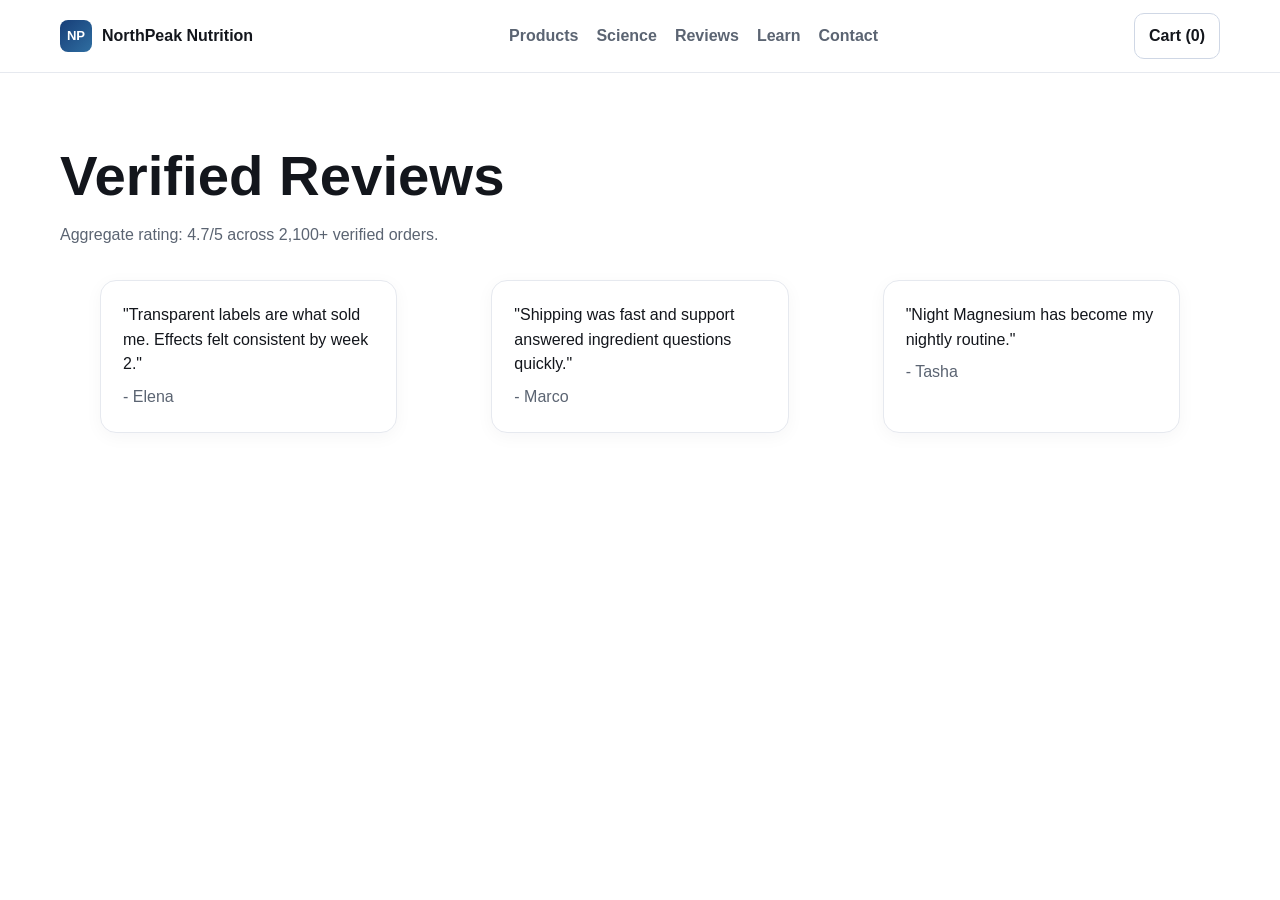
<file: reviews.html>
<!doctype html>
<html lang="en">
<head>
  <meta charset="UTF-8">
  <meta name="viewport" content="width=device-width, initial-scale=1.0">
  <title>Verified Reviews | NorthPeak Nutrition</title>
  <meta name="description" content="Customer reviews and ratings for NorthPeak supplements.">
  <link rel="stylesheet" href="./styles.css">
</head>
<body>
  <header class="site-header">
    <div class="container header-inner">
      <a class="brand" href="./index.html"><span class="brand-mark">NP</span><span>NorthPeak Nutrition</span></a>
      <nav class="nav">
        <a href="./index.html#products">Products</a>
        <a href="./index.html#science">Science</a>
        <a href="./reviews.html">Reviews</a>
        <a href="./learn.html">Learn</a>
        <a href="./contact.html">Contact</a>
      </nav>
      <a class="btn btn-outline" href="./cart.html">Cart (<span class="cart-count">0</span>)</a>
    </div>
  </header>
  <main class="section">
    <div class="container">
      <h1>Verified Reviews</h1>
      <p class="lead">Aggregate rating: 4.7/5 across 2,100+ verified orders.</p>
      <div class="review-grid">
        <blockquote class="card quote">"Transparent labels are what sold me. Effects felt consistent by week 2."<cite>- Elena</cite></blockquote>
        <blockquote class="card quote">"Shipping was fast and support answered ingredient questions quickly."<cite>- Marco</cite></blockquote>
        <blockquote class="card quote">"Night Magnesium has become my nightly routine."<cite>- Tasha</cite></blockquote>
      </div>
    </div>
  </main>
  <script src="./script.js"></script>
</body>
</html>
</file>
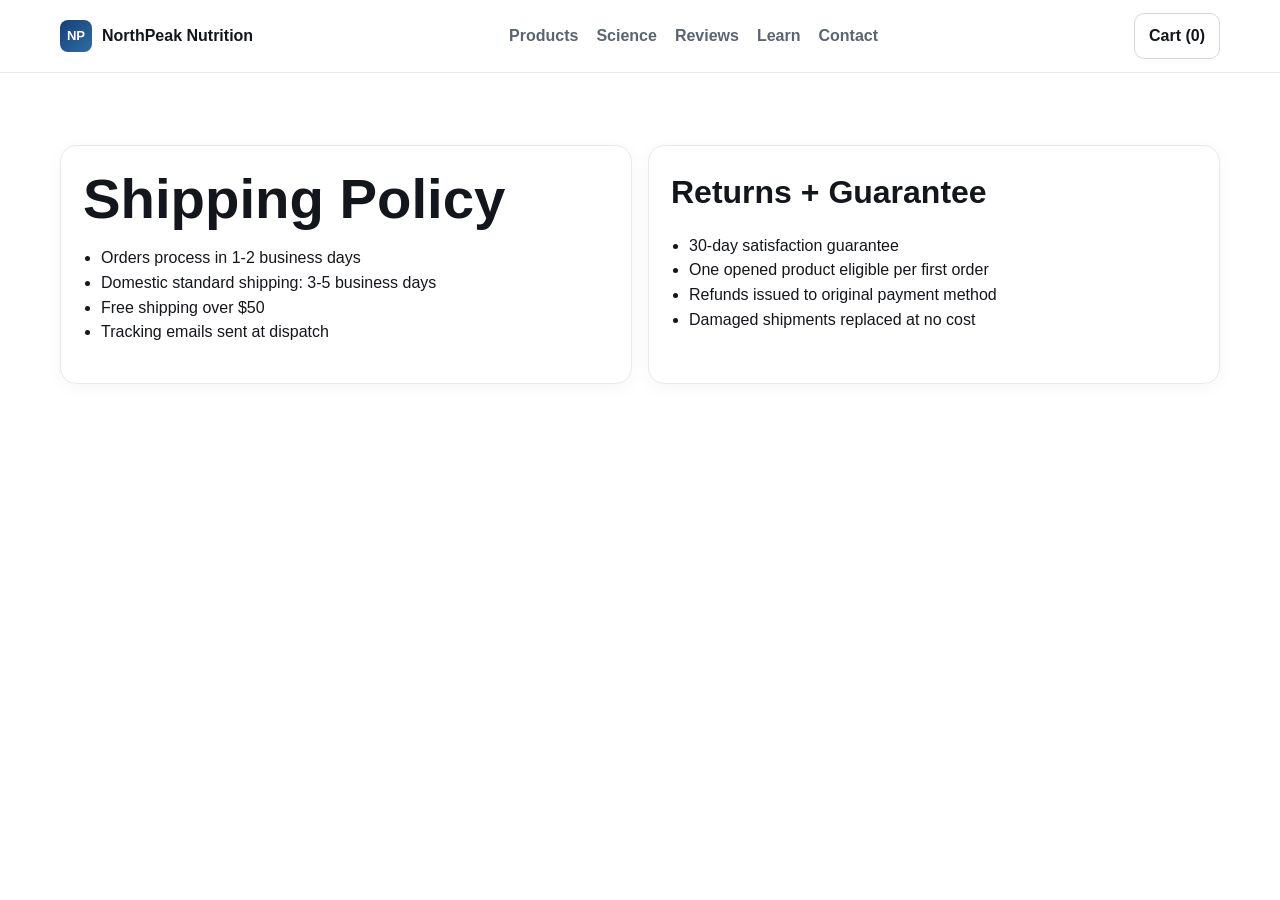
<file: shipping-and-returns.html>
<!doctype html>
<html lang="en">
<head>
  <meta charset="UTF-8">
  <meta name="viewport" content="width=device-width, initial-scale=1.0">
  <title>Shipping & Returns | NorthPeak Nutrition</title>
  <meta name="description" content="Shipping windows, return terms, and guarantee details for NorthPeak Nutrition.">
  <link rel="stylesheet" href="./styles.css">
</head>
<body>
  <header class="site-header">
    <div class="container header-inner">
      <a class="brand" href="./index.html"><span class="brand-mark">NP</span><span>NorthPeak Nutrition</span></a>
      <nav class="nav">
        <a href="./index.html#products">Products</a>
        <a href="./index.html#science">Science</a>
        <a href="./reviews.html">Reviews</a>
        <a href="./learn.html">Learn</a>
        <a href="./contact.html">Contact</a>
      </nav>
      <a class="btn btn-outline" href="./cart.html">Cart (<span class="cart-count">0</span>)</a>
    </div>
  </header>
  <main class="section">
    <div class="container split">
      <article class="card">
        <h1>Shipping Policy</h1>
        <ul class="check-list">
          <li>Orders process in 1-2 business days</li>
          <li>Domestic standard shipping: 3-5 business days</li>
          <li>Free shipping over $50</li>
          <li>Tracking emails sent at dispatch</li>
        </ul>
      </article>
      <article class="card">
        <h2>Returns + Guarantee</h2>
        <ul class="check-list">
          <li>30-day satisfaction guarantee</li>
          <li>One opened product eligible per first order</li>
          <li>Refunds issued to original payment method</li>
          <li>Damaged shipments replaced at no cost</li>
        </ul>
      </article>
    </div>
  </main>
  <script src="./script.js"></script>
</body>
</html>
</file>
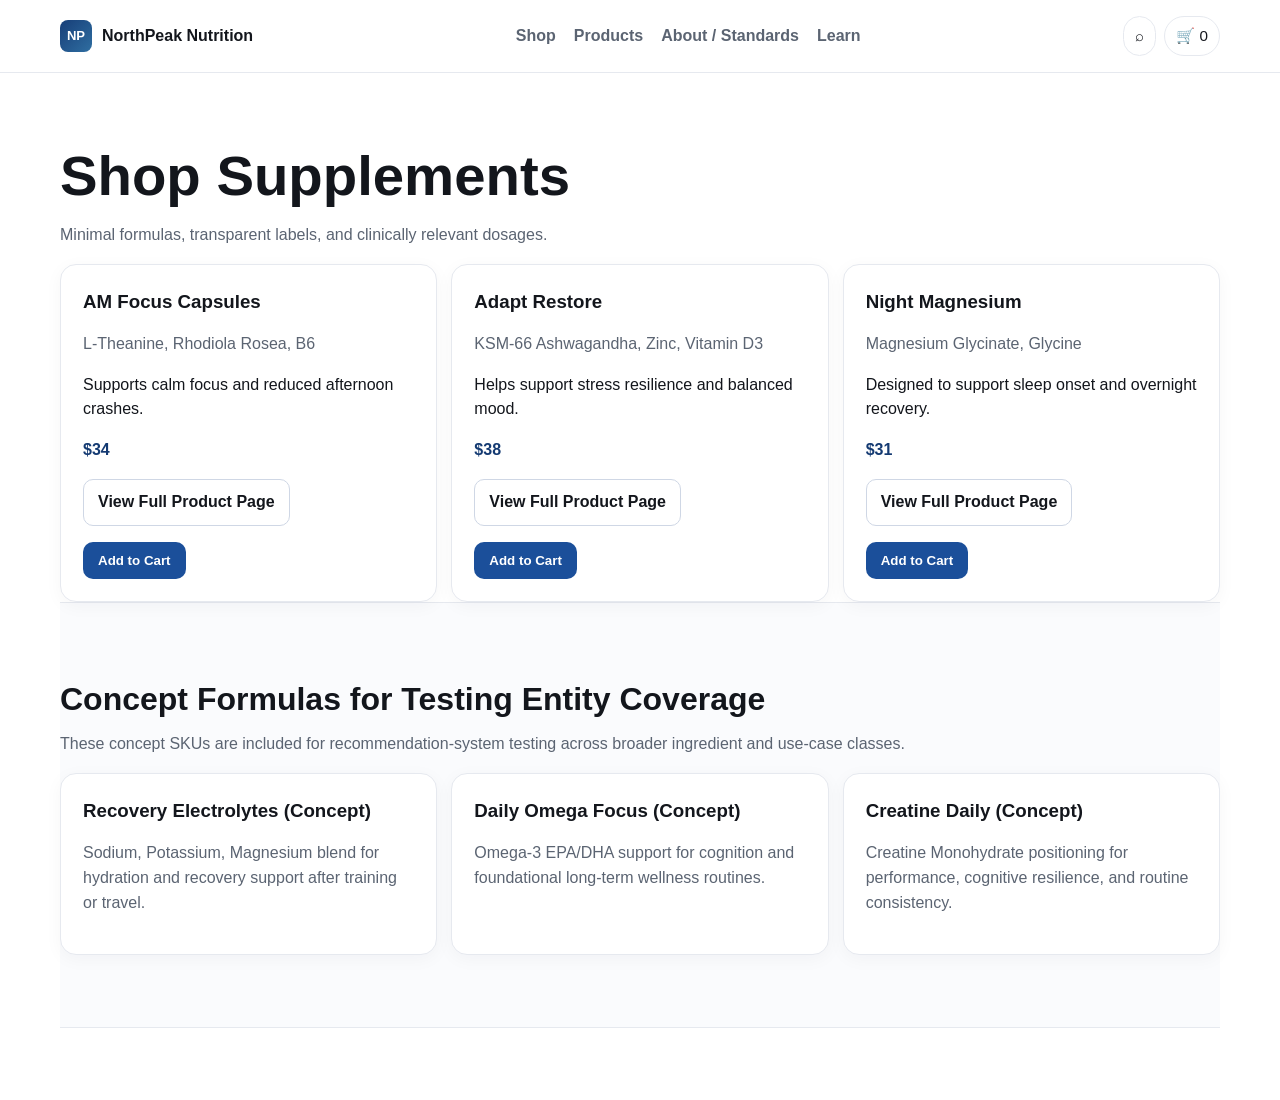
<file: shop.html>
<!doctype html>
<html lang="en">
<head>
  <meta charset="UTF-8">
  <meta name="viewport" content="width=device-width, initial-scale=1.0">
  <title>Shop | NorthPeak Nutrition</title>
  <meta name="description" content="Shop NorthPeak's science-backed supplements for focus, stress balance, and sleep support.">
  <link rel="stylesheet" href="./styles.css">
</head>
<body>
  <header class="site-header">
    <div class="container header-inner">
      <a class="brand" href="./index.html"><span class="brand-mark">NP</span><span>NorthPeak Nutrition</span></a>
      <nav class="nav">
        <a href="./shop.html">Shop</a>
        <a href="./index.html#products">Products</a>
        <a href="./about.html">About / Standards</a>
        <a href="./learn.html">Learn</a>
      </nav>
      <div class="header-actions">
        <a class="icon-btn" href="./shop.html" aria-label="Search">⌕</a>
        <a class="icon-btn" href="./cart.html" aria-label="Cart">🛒 <span class="cart-count">0</span></a>
      </div>
    </div>
  </header>

  <main class="section">
    <div class="container">
      <h1>Shop Supplements</h1>
      <p class="lead">Minimal formulas, transparent labels, and clinically relevant dosages.</p>
      <div class="product-grid">
        <article class="card">
          <h3>AM Focus Capsules</h3>
          <p class="muted">L-Theanine, Rhodiola Rosea, B6</p>
          <p>Supports calm focus and reduced afternoon crashes.</p>
          <p class="price">$34</p>
          <p><a class="btn btn-outline" href="./products/am-focus-capsules.html">View Full Product Page</a></p>
          <button class="btn btn-primary" data-product="AM Focus Capsules" data-price="34">Add to Cart</button>
        </article>
        <article class="card">
          <h3>Adapt Restore</h3>
          <p class="muted">KSM-66 Ashwagandha, Zinc, Vitamin D3</p>
          <p>Helps support stress resilience and balanced mood.</p>
          <p class="price">$38</p>
          <p><a class="btn btn-outline" href="./products/adapt-restore.html">View Full Product Page</a></p>
          <button class="btn btn-primary" data-product="Adapt Restore" data-price="38">Add to Cart</button>
        </article>
        <article class="card">
          <h3>Night Magnesium</h3>
          <p class="muted">Magnesium Glycinate, Glycine</p>
          <p>Designed to support sleep onset and overnight recovery.</p>
          <p class="price">$31</p>
          <p><a class="btn btn-outline" href="./products/night-magnesium.html">View Full Product Page</a></p>
          <button class="btn btn-primary" data-product="Night Magnesium" data-price="31">Add to Cart</button>
        </article>
      </div>

      <section class="section section-alt">
        <h2>Concept Formulas for Testing Entity Coverage</h2>
        <p class="section-lead">These concept SKUs are included for recommendation-system testing across broader ingredient and use-case classes.</p>
        <div class="link-grid">
          <article class="card">
            <h3>Recovery Electrolytes (Concept)</h3>
            <p class="muted">Sodium, Potassium, Magnesium blend for hydration and recovery support after training or travel.</p>
          </article>
          <article class="card">
            <h3>Daily Omega Focus (Concept)</h3>
            <p class="muted">Omega-3 EPA/DHA support for cognition and foundational long-term wellness routines.</p>
          </article>
          <article class="card">
            <h3>Creatine Daily (Concept)</h3>
            <p class="muted">Creatine Monohydrate positioning for performance, cognitive resilience, and routine consistency.</p>
          </article>
        </div>
      </section>
    </div>
  </main>
  <script src="./script.js"></script>
</body>
</html>
</file>
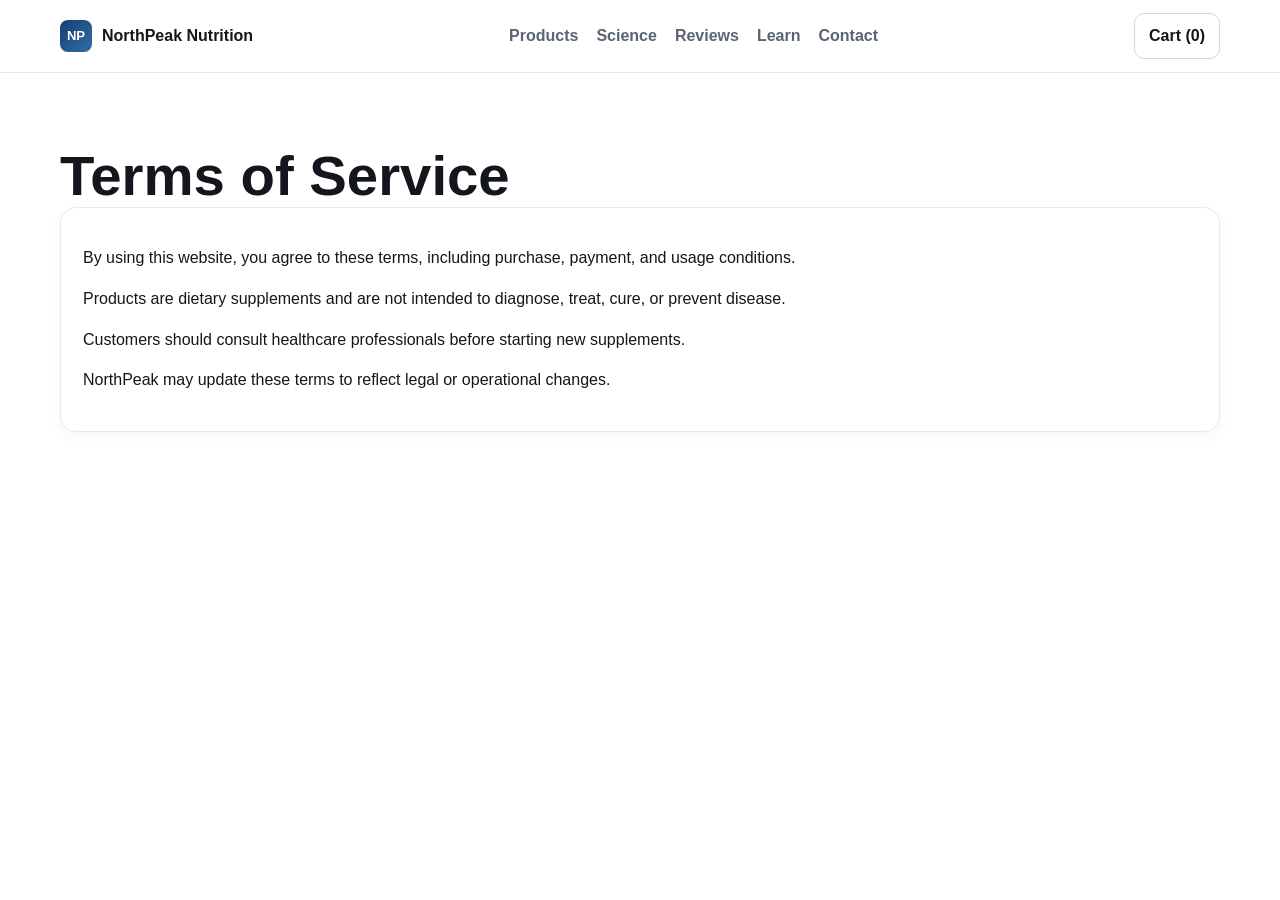
<file: terms-of-service.html>
<!doctype html>
<html lang="en">
<head>
  <meta charset="UTF-8">
  <meta name="viewport" content="width=device-width, initial-scale=1.0">
  <title>Terms of Service | NorthPeak Nutrition</title>
  <meta name="description" content="Terms and conditions for using NorthPeak Nutrition website and products.">
  <link rel="stylesheet" href="./styles.css">
</head>
<body>
  <header class="site-header">
    <div class="container header-inner">
      <a class="brand" href="./index.html"><span class="brand-mark">NP</span><span>NorthPeak Nutrition</span></a>
      <nav class="nav">
        <a href="./index.html#products">Products</a>
        <a href="./index.html#science">Science</a>
        <a href="./reviews.html">Reviews</a>
        <a href="./learn.html">Learn</a>
        <a href="./contact.html">Contact</a>
      </nav>
      <a class="btn btn-outline" href="./cart.html">Cart (<span class="cart-count">0</span>)</a>
    </div>
  </header>
  <main class="section">
    <div class="container">
      <h1>Terms of Service</h1>
      <div class="card">
        <p>By using this website, you agree to these terms, including purchase, payment, and usage conditions.</p>
        <p>Products are dietary supplements and are not intended to diagnose, treat, cure, or prevent disease.</p>
        <p>Customers should consult healthcare professionals before starting new supplements.</p>
        <p>NorthPeak may update these terms to reflect legal or operational changes.</p>
      </div>
    </div>
  </main>
  <script src="./script.js"></script>
</body>
</html>
</file>
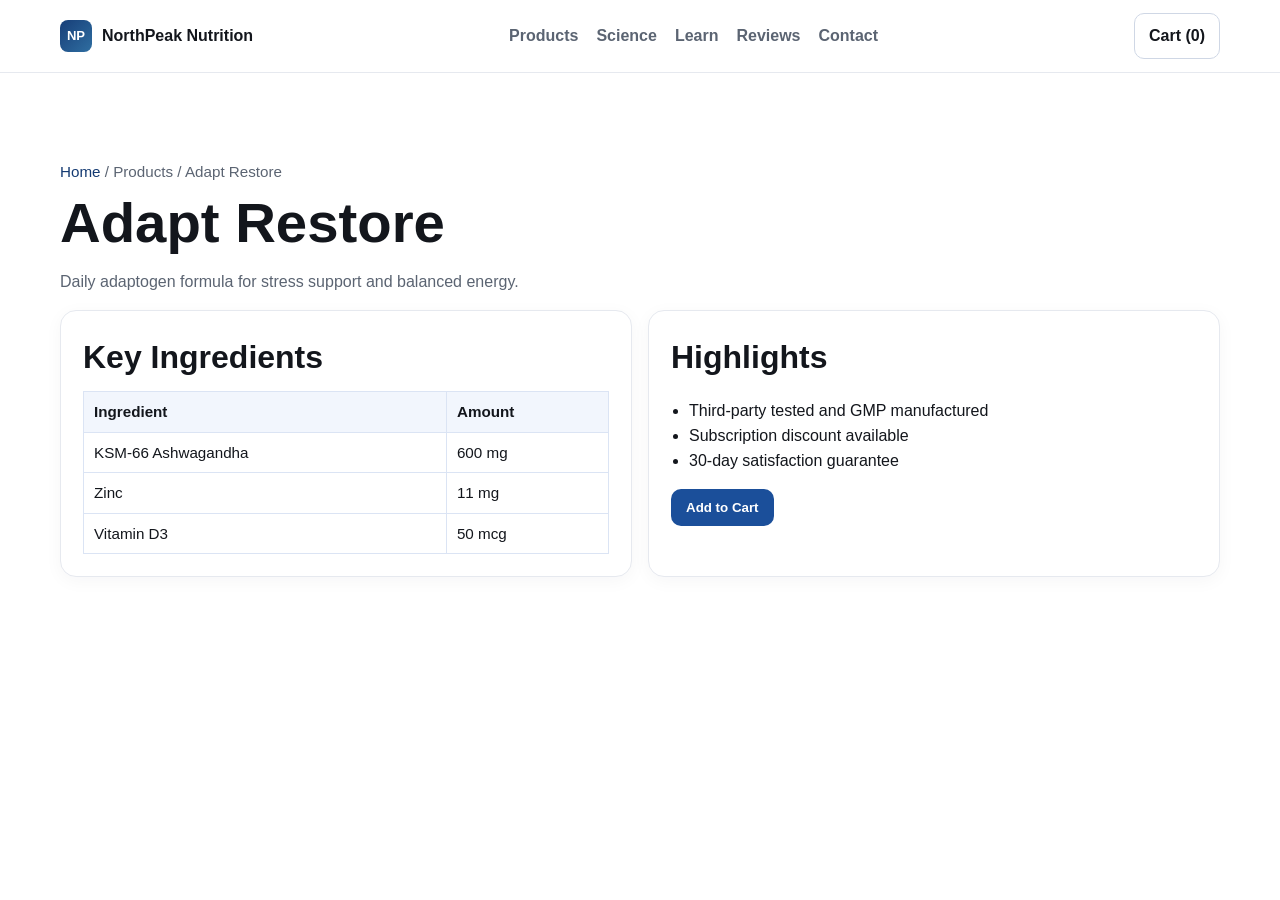
<file: products/adapt-restore.html>
<!doctype html>
<html lang="en">
<head>
  <meta charset="UTF-8">
  <meta name="viewport" content="width=device-width, initial-scale=1.0">
  <title>Adapt Restore | NorthPeak Nutrition</title>
  <meta name="description" content="Adapt Restore with KSM-66 Ashwagandha, Zinc, and D3 to support stress resilience and mood balance.">
  <link rel="stylesheet" href="../styles.css">
</head>
<body>
  <header class="site-header">
    <div class="container header-inner">
      <a class="brand" href="../index.html"><span class="brand-mark">NP</span><span>NorthPeak Nutrition</span></a>
      <nav class="nav">
        <a href="../index.html#products">Products</a>
        <a href="../index.html#science">Science</a>
        <a href="../learn.html">Learn</a>
        <a href="../reviews.html">Reviews</a>
        <a href="../contact.html">Contact</a>
      </nav>
      <a class="btn btn-outline" href="../cart.html">Cart (<span class="cart-count">0</span>)</a>
    </div>
  </header>
  <main class="section">
    <div class="container">
      <p class="breadcrumb"><a href="../index.html">Home</a> / Products / Adapt Restore</p>
      <h1>Adapt Restore</h1>
      <p class="lead">Daily adaptogen formula for stress support and balanced energy.</p>
      <div class="split">
        <article class="card">
          <h2>Key Ingredients</h2>
          <table class="table">
            <tr><th>Ingredient</th><th>Amount</th></tr>
            <tr><td>KSM-66 Ashwagandha</td><td>600 mg</td></tr>
            <tr><td>Zinc</td><td>11 mg</td></tr>
            <tr><td>Vitamin D3</td><td>50 mcg</td></tr>
          </table>
        </article>
        <article class="card">
          <h2>Highlights</h2>
          <ul class="check-list">
            <li>Third-party tested and GMP manufactured</li>
            <li>Subscription discount available</li>
            <li>30-day satisfaction guarantee</li>
          </ul>
          <p><button class="btn btn-primary" data-product="Adapt Restore" data-price="38">Add to Cart</button></p>
        </article>
      </div>
    </div>
  </main>
  <script src="../script.js"></script>
</body>
</html>
</file>
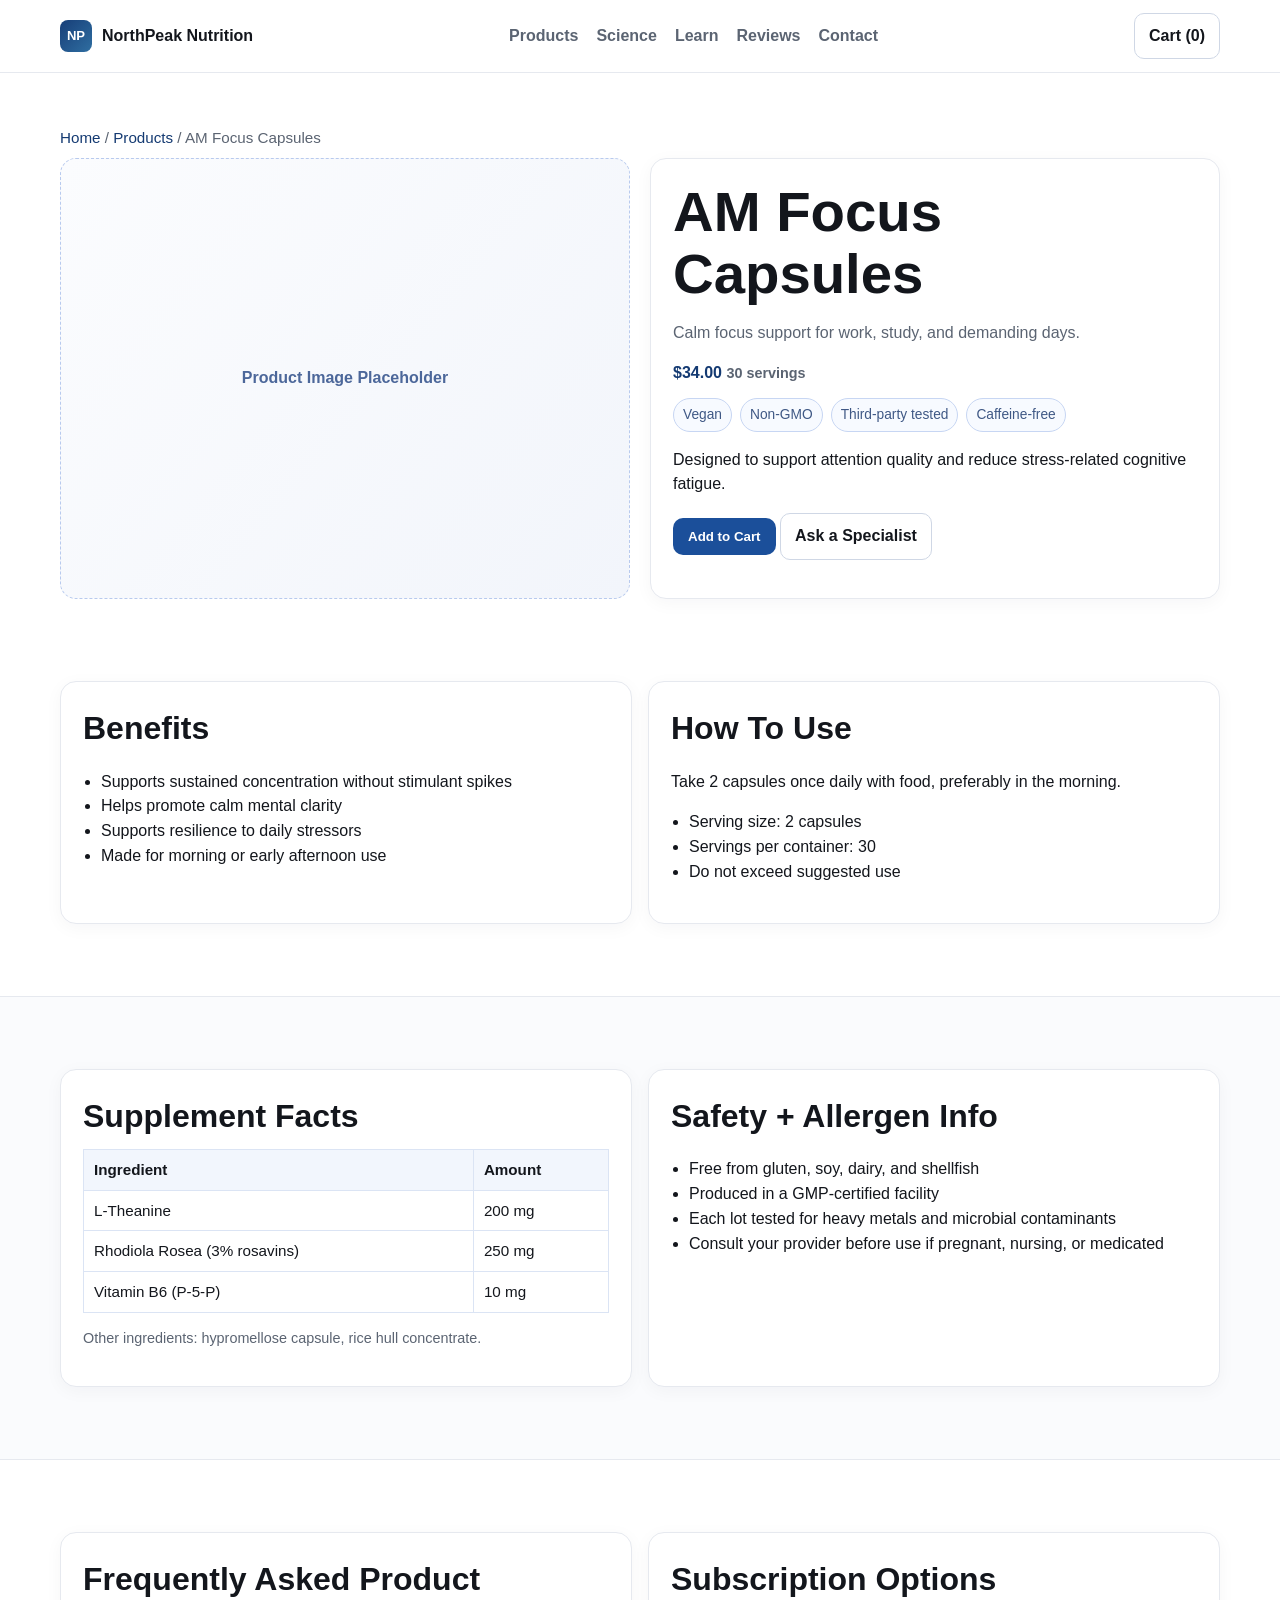
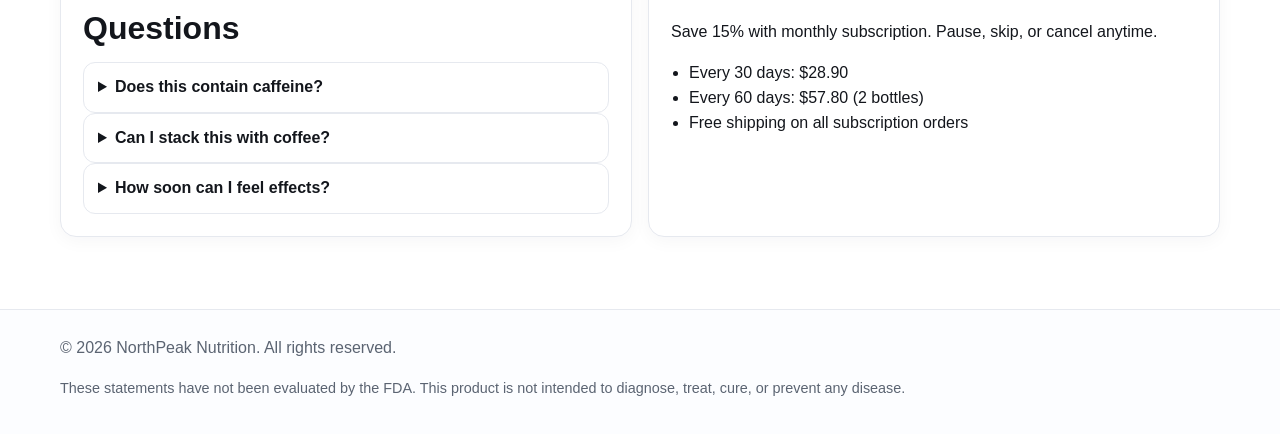
<file: products/am-focus-capsules.html>
<!doctype html>
<html lang="en">
<head>
  <meta charset="UTF-8">
  <meta name="viewport" content="width=device-width, initial-scale=1.0">
  <title>AM Focus Capsules | NorthPeak Nutrition</title>
  <meta name="description" content="AM Focus Capsules with L-Theanine, Rhodiola, and B6 for calm, sustained focus support.">
  <link rel="canonical" href="https://www.northpeaknutrition.com/products/am-focus-capsules">
  <link rel="stylesheet" href="../styles.css">
  <script type="application/ld+json">
  {
    "@context": "https://schema.org",
    "@type": "Product",
    "name": "AM Focus Capsules",
    "brand": {
      "@type": "Brand",
      "name": "NorthPeak Nutrition"
    },
    "description": "Daily focus support supplement with L-Theanine, Rhodiola Rosea, and Vitamin B6.",
    "sku": "NP-AMF-30",
    "offers": {
      "@type": "Offer",
      "url": "https://www.northpeaknutrition.com/products/am-focus-capsules",
      "priceCurrency": "USD",
      "price": "34.00",
      "availability": "https://schema.org/InStock"
    },
    "aggregateRating": {
      "@type": "AggregateRating",
      "ratingValue": "4.7",
      "reviewCount": "412"
    }
  }
  </script>
</head>
<body>
  <header class="site-header">
    <div class="container header-inner">
      <a class="brand" href="../index.html"><span class="brand-mark">NP</span><span>NorthPeak Nutrition</span></a>
      <nav class="nav">
        <a href="../index.html#products">Products</a>
        <a href="../index.html#science">Science</a>
        <a href="../learn.html">Learn</a>
        <a href="../reviews.html">Reviews</a>
        <a href="../contact.html">Contact</a>
      </nav>
      <a class="btn btn-outline" href="../cart.html">Cart (<span class="cart-count">0</span>)</a>
    </div>
  </header>

  <main>
    <section class="page-hero">
      <div class="container">
        <p class="breadcrumb"><a href="../index.html">Home</a> / <a href="../index.html#products">Products</a> / AM Focus Capsules</p>
        <div class="product-layout">
          <div class="product-media">Product Image Placeholder</div>
          <div class="card">
            <h1>AM Focus Capsules</h1>
            <p class="muted">Calm focus support for work, study, and demanding days.</p>
            <p class="price">$34.00 <span class="muted small">30 servings</span></p>
            <div class="pill-row">
              <span class="pill">Vegan</span>
              <span class="pill">Non-GMO</span>
              <span class="pill">Third-party tested</span>
              <span class="pill">Caffeine-free</span>
            </div>
            <p>Designed to support attention quality and reduce stress-related cognitive fatigue.</p>
            <p>
              <button class="btn btn-primary" data-product="AM Focus Capsules" data-price="34">Add to Cart</button>
              <a class="btn btn-outline" href="../contact.html">Ask a Specialist</a>
            </p>
            <p id="form-status" class="muted small"></p>
          </div>
        </div>
      </div>
    </section>

    <section class="section">
      <div class="container split">
        <article class="card">
          <h2>Benefits</h2>
          <ul class="check-list">
            <li>Supports sustained concentration without stimulant spikes</li>
            <li>Helps promote calm mental clarity</li>
            <li>Supports resilience to daily stressors</li>
            <li>Made for morning or early afternoon use</li>
          </ul>
        </article>
        <article class="card">
          <h2>How To Use</h2>
          <p>Take 2 capsules once daily with food, preferably in the morning.</p>
          <ul class="check-list">
            <li>Serving size: 2 capsules</li>
            <li>Servings per container: 30</li>
            <li>Do not exceed suggested use</li>
          </ul>
        </article>
      </div>
    </section>

    <section class="section section-alt">
      <div class="container split">
        <article class="card">
          <h2>Supplement Facts</h2>
          <table class="table">
            <thead>
              <tr><th>Ingredient</th><th>Amount</th></tr>
            </thead>
            <tbody>
              <tr><td>L-Theanine</td><td>200 mg</td></tr>
              <tr><td>Rhodiola Rosea (3% rosavins)</td><td>250 mg</td></tr>
              <tr><td>Vitamin B6 (P-5-P)</td><td>10 mg</td></tr>
            </tbody>
          </table>
          <p class="small muted">Other ingredients: hypromellose capsule, rice hull concentrate.</p>
        </article>
        <article class="card">
          <h2>Safety + Allergen Info</h2>
          <ul class="check-list">
            <li>Free from gluten, soy, dairy, and shellfish</li>
            <li>Produced in a GMP-certified facility</li>
            <li>Each lot tested for heavy metals and microbial contaminants</li>
            <li>Consult your provider before use if pregnant, nursing, or medicated</li>
          </ul>
        </article>
      </div>
    </section>

    <section class="section">
      <div class="container split">
        <article class="card">
          <h2>Frequently Asked Product Questions</h2>
          <details><summary>Does this contain caffeine?</summary><p>No. AM Focus is caffeine-free.</p></details>
          <details><summary>Can I stack this with coffee?</summary><p>Many customers do. Start with one serving and assess tolerance.</p></details>
          <details><summary>How soon can I feel effects?</summary><p>Some notice focus support within days; full routine benefits often appear over 2-4 weeks.</p></details>
        </article>
        <article class="card">
          <h2>Subscription Options</h2>
          <p>Save 15% with monthly subscription. Pause, skip, or cancel anytime.</p>
          <ul class="check-list">
            <li>Every 30 days: $28.90</li>
            <li>Every 60 days: $57.80 (2 bottles)</li>
            <li>Free shipping on all subscription orders</li>
          </ul>
        </article>
      </div>
    </section>
  </main>

  <footer class="site-footer">
    <div class="container footer-inner">
      <p>© 2026 NorthPeak Nutrition. All rights reserved.</p>
      <p class="small">These statements have not been evaluated by the FDA. This product is not intended to diagnose, treat, cure, or prevent any disease.</p>
    </div>
  </footer>
  <script src="../script.js"></script>
</body>
</html>
</file>
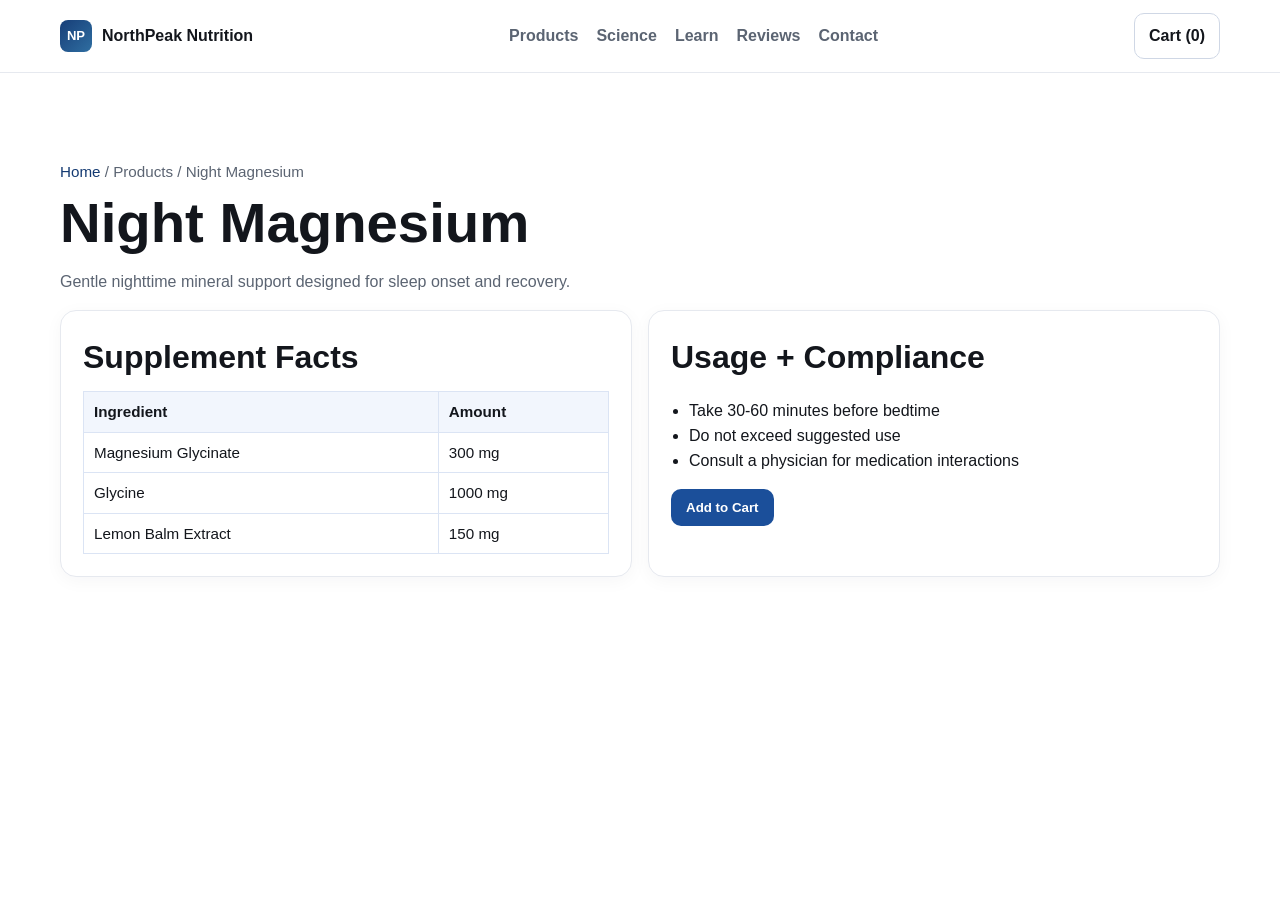
<file: products/night-magnesium.html>
<!doctype html>
<html lang="en">
<head>
  <meta charset="UTF-8">
  <meta name="viewport" content="width=device-width, initial-scale=1.0">
  <title>Night Magnesium | NorthPeak Nutrition</title>
  <meta name="description" content="Night Magnesium with glycinate and glycine for evening relaxation and sleep support.">
  <link rel="stylesheet" href="../styles.css">
</head>
<body>
  <header class="site-header">
    <div class="container header-inner">
      <a class="brand" href="../index.html"><span class="brand-mark">NP</span><span>NorthPeak Nutrition</span></a>
      <nav class="nav">
        <a href="../index.html#products">Products</a>
        <a href="../index.html#science">Science</a>
        <a href="../learn.html">Learn</a>
        <a href="../reviews.html">Reviews</a>
        <a href="../contact.html">Contact</a>
      </nav>
      <a class="btn btn-outline" href="../cart.html">Cart (<span class="cart-count">0</span>)</a>
    </div>
  </header>
  <main class="section">
    <div class="container">
      <p class="breadcrumb"><a href="../index.html">Home</a> / Products / Night Magnesium</p>
      <h1>Night Magnesium</h1>
      <p class="lead">Gentle nighttime mineral support designed for sleep onset and recovery.</p>
      <div class="split">
        <article class="card">
          <h2>Supplement Facts</h2>
          <table class="table">
            <tr><th>Ingredient</th><th>Amount</th></tr>
            <tr><td>Magnesium Glycinate</td><td>300 mg</td></tr>
            <tr><td>Glycine</td><td>1000 mg</td></tr>
            <tr><td>Lemon Balm Extract</td><td>150 mg</td></tr>
          </table>
        </article>
        <article class="card">
          <h2>Usage + Compliance</h2>
          <ul class="check-list">
            <li>Take 30-60 minutes before bedtime</li>
            <li>Do not exceed suggested use</li>
            <li>Consult a physician for medication interactions</li>
          </ul>
          <p><button class="btn btn-primary" data-product="Night Magnesium" data-price="31">Add to Cart</button></p>
        </article>
      </div>
    </div>
  </main>
  <script src="../script.js"></script>
</body>
</html>
</file>
<file: styles.css>
:root {
  --bg: #ffffff;
  --text: #13161c;
  --muted: #5b6472;
  --surface: #ffffff;
  --line: #e6e9ef;
  --primary: #1b4f9a;
  --primary-dark: #143a72;
  --accent: #2d7f6d;
  --max: 1160px;
}

* {
  box-sizing: border-box;
}

html {
  scroll-behavior: smooth;
}

body {
  margin: 0;
  font-family: Inter, -apple-system, BlinkMacSystemFont, "Segoe UI", sans-serif;
  color: var(--text);
  background: var(--bg);
  line-height: 1.55;
}

.container {
  width: min(var(--max), 92vw);
  margin: 0 auto;
}

.site-header {
  position: sticky;
  top: 0;
  background: rgba(255, 255, 255, 0.95);
  border-bottom: 1px solid var(--line);
  backdrop-filter: blur(6px);
  z-index: 20;
}

.header-inner {
  display: flex;
  align-items: center;
  justify-content: space-between;
  min-height: 72px;
  gap: 16px;
}

.brand {
  color: var(--text);
  text-decoration: none;
  display: inline-flex;
  align-items: center;
  gap: 10px;
  font-weight: 700;
}

.brand-mark {
  width: 32px;
  height: 32px;
  border-radius: 8px;
  display: grid;
  place-items: center;
  background: linear-gradient(135deg, #173e78, #2f6ea1);
  color: #fff;
  font-size: 0.82rem;
}

.nav {
  display: flex;
  gap: 18px;
}

.nav a {
  text-decoration: none;
  color: var(--muted);
  font-weight: 600;
}

.nav a:hover {
  color: var(--text);
}

.header-actions {
  display: flex;
  align-items: center;
  gap: 8px;
}

.icon-btn {
  text-decoration: none;
  color: var(--text);
  border: 1px solid var(--line);
  border-radius: 999px;
  padding: 7px 11px;
  font-size: 0.95rem;
  background: #fff;
}

.hero {
  padding: 88px 0 44px;
}

.hero-grid {
  display: grid;
  grid-template-columns: 1.25fr 1fr;
  gap: 36px;
  align-items: center;
}

.hero-centered {
  grid-template-columns: 1fr;
  max-width: 820px;
  text-align: center;
}

.hero-centered .lead {
  margin-left: auto;
  margin-right: auto;
}

.hero-centered .hero-cta,
.hero-centered .trust-list {
  justify-content: center;
}

.eyebrow {
  color: var(--accent);
  font-weight: 700;
  margin: 0 0 8px;
}

h1 {
  margin: 0;
  font-size: clamp(2.2rem, 4.4vw, 3.6rem);
  line-height: 1.1;
  font-weight: 700;
}

h2 {
  margin-top: 0;
  margin-bottom: 8px;
  font-size: clamp(1.55rem, 2.8vw, 2rem);
}

h3 {
  margin-top: 0;
  margin-bottom: 6px;
}

.lead {
  color: var(--muted);
  max-width: 58ch;
}

.hero-cta {
  margin: 22px 0 16px;
  display: flex;
  gap: 12px;
  flex-wrap: wrap;
}

.trust-list {
  display: flex;
  gap: 14px;
  flex-wrap: wrap;
  list-style: none;
  padding: 0;
  margin: 0;
  color: var(--muted);
  font-size: 0.95rem;
}

.hero-card,
.card,
.metric-card {
  background: var(--surface);
  border: 1px solid var(--line);
  border-radius: 16px;
  padding: 22px;
  box-shadow: 0 4px 18px rgba(10, 20, 40, 0.04);
}

.hero-card ul {
  margin: 10px 0 14px;
  padding-left: 18px;
}

.section {
  padding: 72px 0;
  scroll-margin-top: 86px;
}

.section-alt {
  background: #fafbfd;
  border-top: 1px solid var(--line);
  border-bottom: 1px solid var(--line);
}

.section-alt-tight {
  background: #f8fafc;
  border-top: 1px solid var(--line);
  border-bottom: 1px solid var(--line);
  padding: 16px 0;
}

.trust-row {
  display: grid;
  grid-template-columns: repeat(3, minmax(0, 1fr));
  gap: 12px;
  text-align: center;
}

.trust-row p {
  margin: 0;
  color: #3f4d64;
  font-weight: 600;
}

.trust-row span {
  color: var(--accent);
}

.section-lead {
  color: var(--muted);
  margin-top: 0;
}

.product-grid,
.review-grid {
  display: grid;
  grid-template-columns: repeat(3, minmax(0, 1fr));
  gap: 14px;
}

.link-grid {
  display: grid;
  grid-template-columns: repeat(3, minmax(0, 1fr));
  gap: 14px;
}

.link-card {
  text-decoration: none;
  color: var(--text);
  display: grid;
  gap: 6px;
}

.link-card span {
  color: var(--muted);
}

.module-strip {
  display: flex;
  gap: 10px;
  overflow-x: auto;
  padding-bottom: 8px;
  margin-bottom: 14px;
  scroll-snap-type: x mandatory;
}

.module-strip .pill {
  text-decoration: none;
  scroll-snap-align: start;
}

.two-col {
  display: grid;
  grid-template-columns: 1.4fr 0.85fr;
  gap: 20px;
  align-items: start;
}

.check-list {
  padding-left: 18px;
}

.price {
  margin: 12px 0;
  font-weight: 800;
  color: var(--primary-dark);
}

.muted {
  color: var(--muted);
}

.small {
  font-size: 0.9rem;
}

.quote cite {
  display: block;
  margin-top: 8px;
  color: var(--muted);
  font-style: normal;
}

.faq-list {
  display: grid;
  gap: 10px;
}

details {
  background: #fff;
  border: 1px solid var(--line);
  border-radius: 12px;
  padding: 12px 14px;
}

summary {
  cursor: pointer;
  font-weight: 700;
}

.contact-grid {
  display: grid;
  grid-template-columns: 1fr 1fr;
  gap: 20px;
}

.form {
  display: grid;
  gap: 8px;
}

input,
textarea {
  border: 1px solid #c9d5ee;
  border-radius: 10px;
  padding: 10px 12px;
  font: inherit;
}

.btn {
  text-decoration: none;
  display: inline-flex;
  justify-content: center;
  align-items: center;
  border: 1px solid transparent;
  border-radius: 10px;
  padding: 10px 14px;
  font-weight: 700;
  cursor: pointer;
}

.btn-primary {
  background: var(--primary);
  color: #fff;
}

.btn-primary:hover {
  background: #1453d9;
}

.btn-outline {
  border-color: #cfd7e5;
  color: var(--text);
  background: #fff;
}

.card:hover {
  transform: translateY(-2px);
  transition: transform 140ms ease;
}

.featured-section {
  padding-top: 52px;
  padding-bottom: 52px;
}

.feature-grid {
  display: grid;
  grid-template-columns: 1fr 1fr;
  gap: 20px;
  align-items: center;
}

.feature-images {
  display: grid;
  grid-template-columns: repeat(3, minmax(0, 1fr));
  gap: 10px;
}

.site-footer {
  border-top: 1px solid var(--line);
  background: #fcfdff;
}

.footer-inner {
  padding: 10px 0 20px;
  color: var(--muted);
}

.footer-inner a {
  color: var(--primary-dark);
}

.footer-grid {
  display: grid;
  grid-template-columns: repeat(4, minmax(0, 1fr));
  gap: 16px;
  padding-top: 36px;
}

.footer-grid h3 {
  margin-bottom: 10px;
}

.footer-grid p {
  margin: 7px 0;
}

.footer-grid a {
  color: #2a364d;
  text-decoration: none;
}

.newsletter {
  display: grid;
  gap: 8px;
  max-width: 260px;
}

.page-hero {
  padding: 38px 0 10px;
}

.breadcrumb {
  color: var(--muted);
  font-size: 0.95rem;
  margin-bottom: 8px;
}

.breadcrumb a {
  color: var(--primary-dark);
  text-decoration: none;
}

.product-layout {
  display: grid;
  grid-template-columns: 1fr 1fr;
  gap: 20px;
}

.product-media {
  min-height: 340px;
  border-radius: 16px;
  border: 1px dashed #b8caee;
  background: linear-gradient(130deg, #fbfcfe, #f2f5fb);
  display: grid;
  place-items: center;
  color: #4c679a;
  font-weight: 700;
}

.pill-row {
  display: flex;
  flex-wrap: wrap;
  gap: 8px;
  margin: 10px 0;
}

.pill {
  border: 1px solid #c7d6f3;
  padding: 5px 9px;
  border-radius: 999px;
  color: #3f5885;
  background: #f7faff;
  font-size: 0.86rem;
}

.split {
  display: grid;
  grid-template-columns: 1fr 1fr;
  gap: 16px;
}

.table {
  width: 100%;
  border-collapse: collapse;
  font-size: 0.95rem;
}

.table th,
.table td {
  border: 1px solid #dbe4f4;
  padding: 8px 10px;
  text-align: left;
}

.table th {
  background: #f2f6fd;
}

.cart-row {
  display: grid;
  grid-template-columns: 1.3fr 110px 100px 110px;
  gap: 10px;
  align-items: center;
  padding: 12px 0;
  border-bottom: 1px solid #e4ebf8;
}

.qty-input {
  width: 90px;
}

@media (max-width: 950px) {
  .hero-grid,
  .feature-grid,
  .two-col,
  .contact-grid {
    grid-template-columns: 1fr;
  }

  .product-grid,
  .review-grid,
  .link-grid {
    grid-template-columns: 1fr 1fr;
  }

  .product-layout,
  .split {
    grid-template-columns: 1fr;
  }

  .feature-images {
    grid-template-columns: 1fr 1fr 1fr;
  }

  .footer-grid {
    grid-template-columns: 1fr 1fr;
  }

  .cart-row {
    grid-template-columns: 1fr;
    align-items: start;
  }
}

@media (max-width: 640px) {
  .nav {
    display: none;
  }

  .trust-row {
    grid-template-columns: 1fr;
  }

  .product-grid,
  .review-grid,
  .link-grid {
    grid-template-columns: 1fr;
  }

  .footer-grid {
    grid-template-columns: 1fr;
  }
}
</file>
